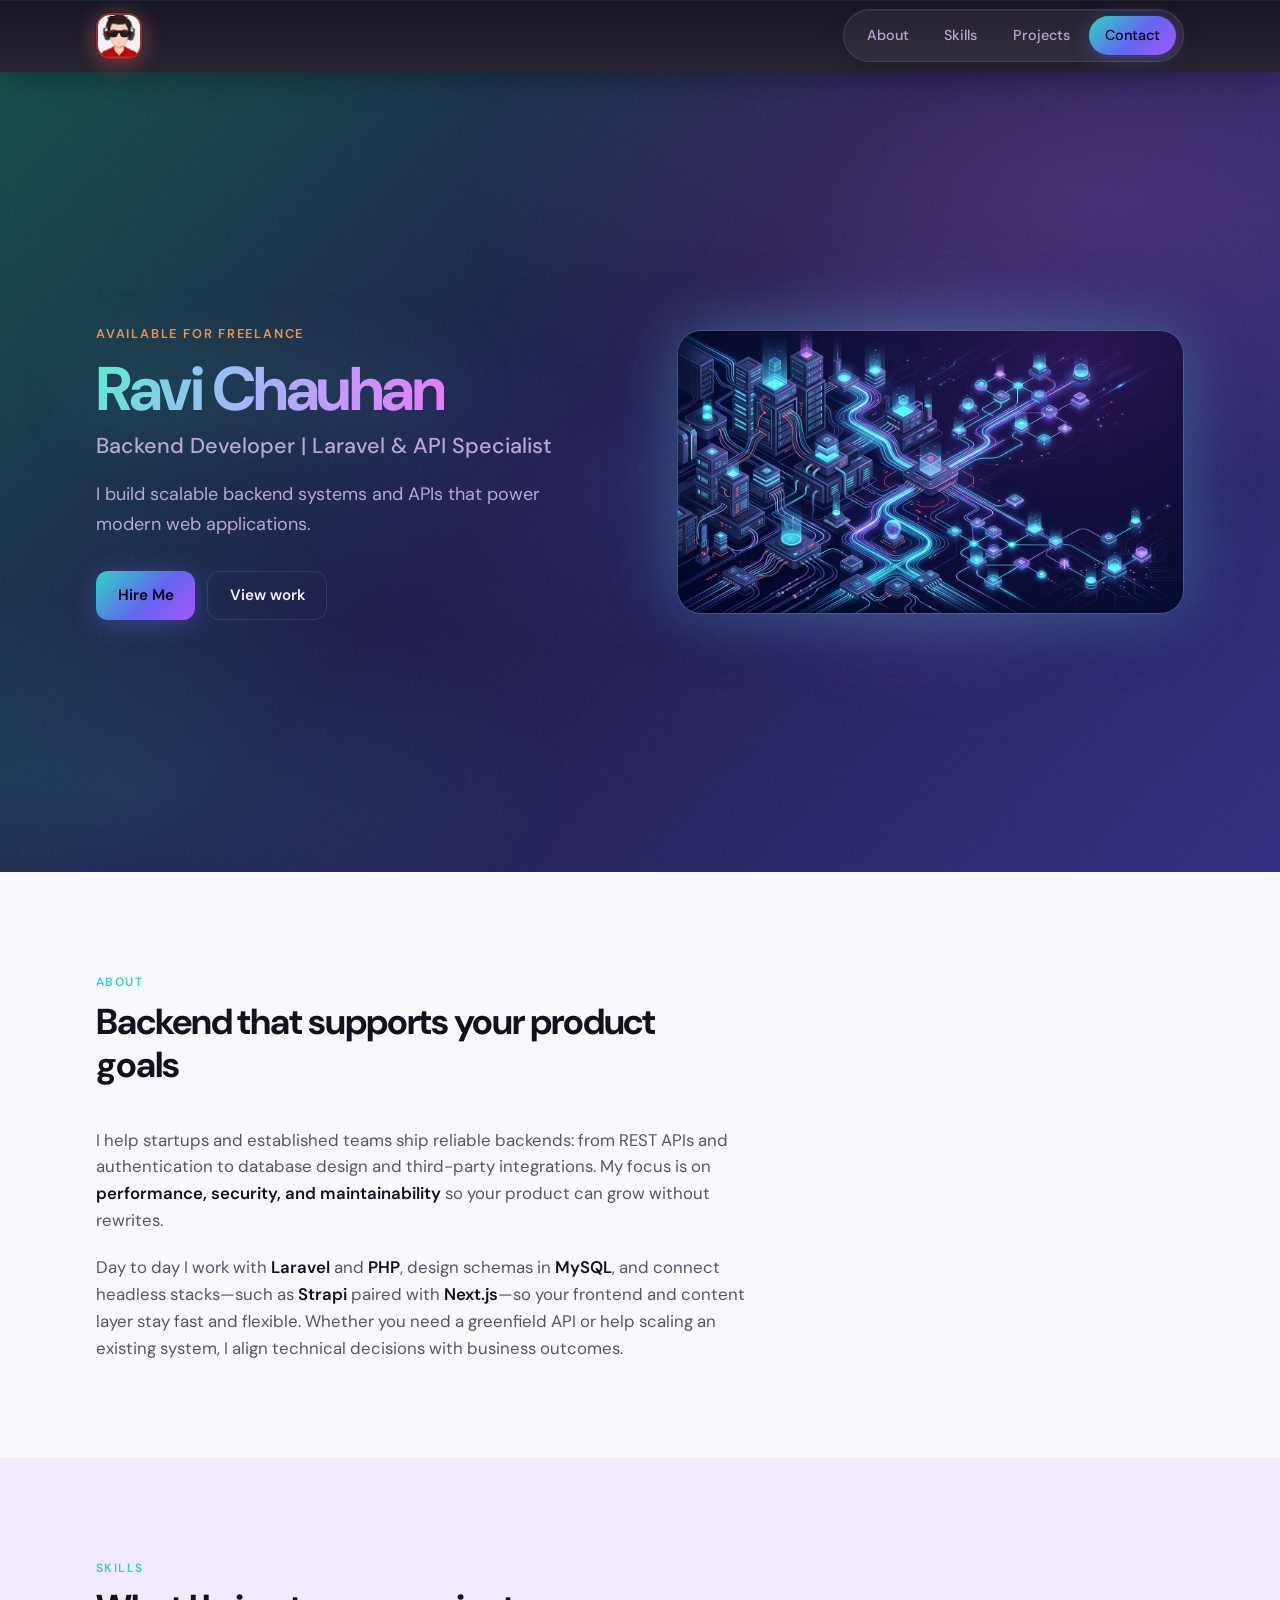
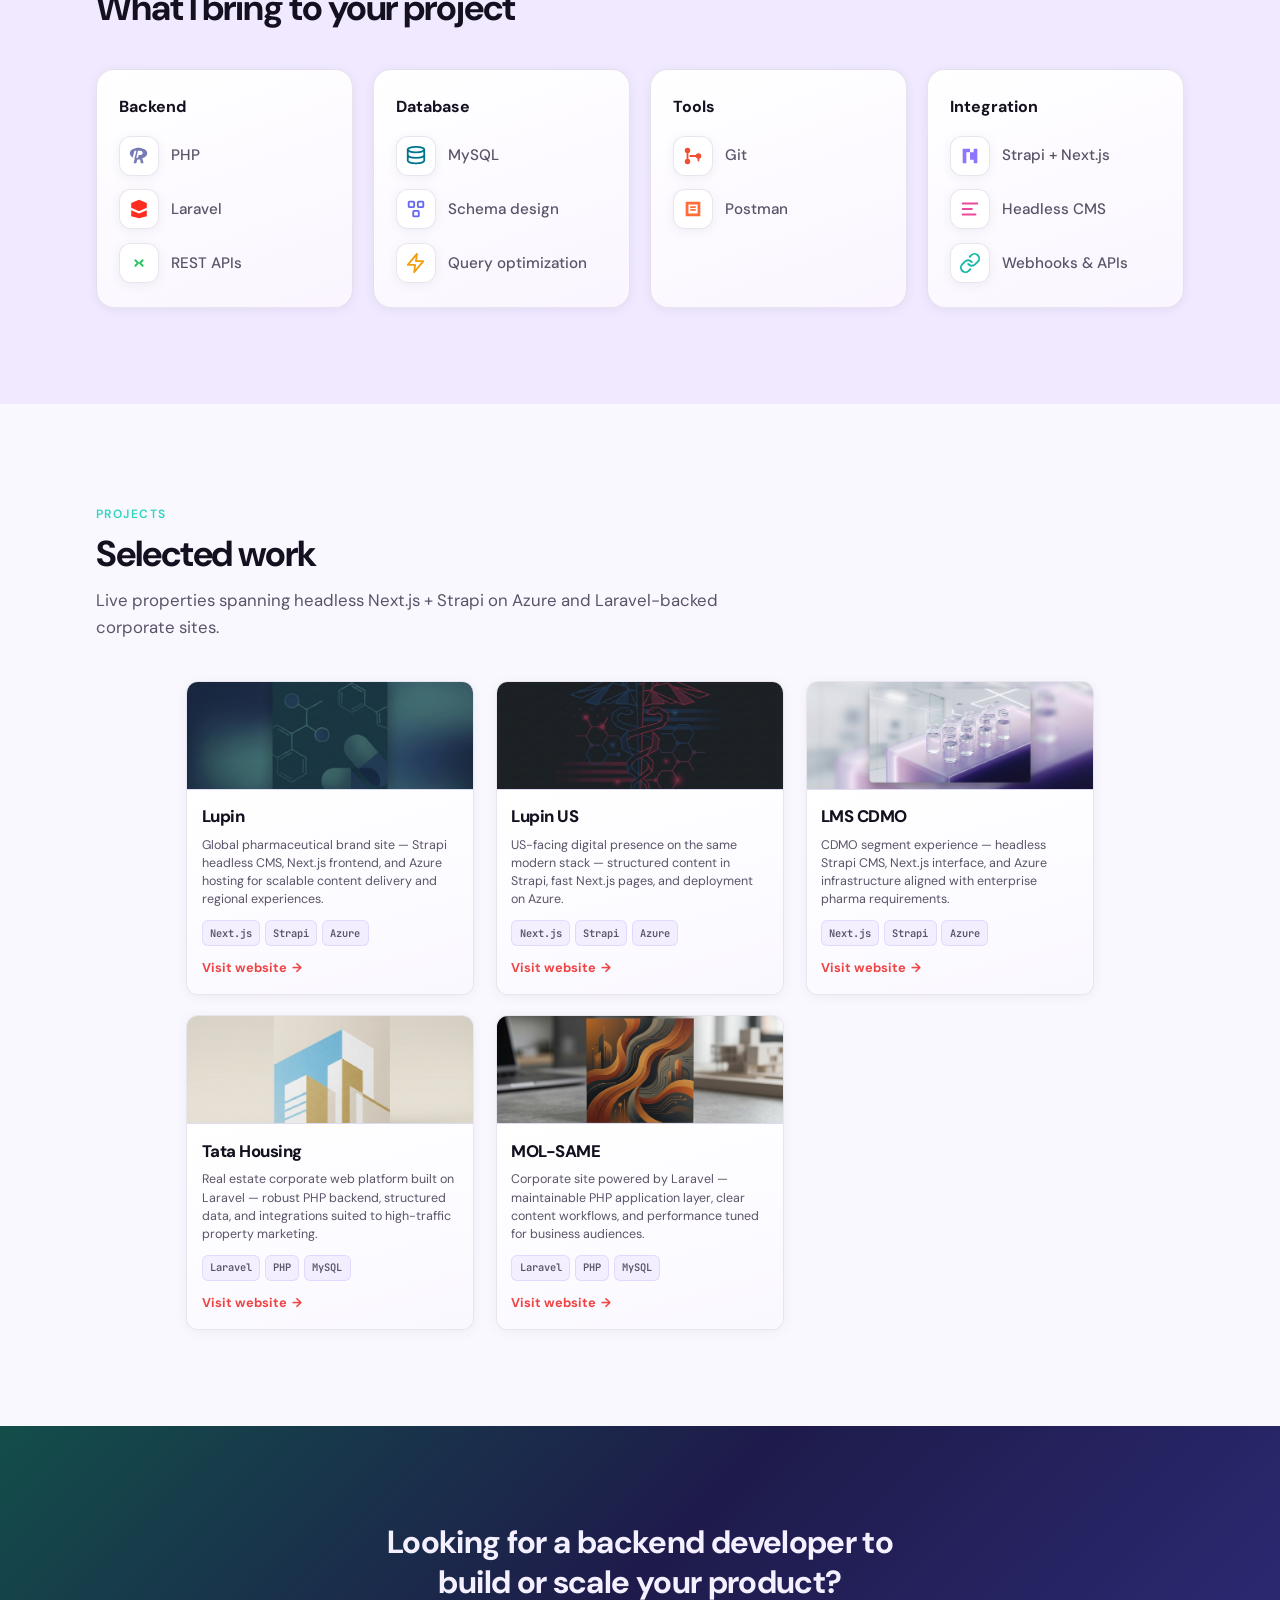
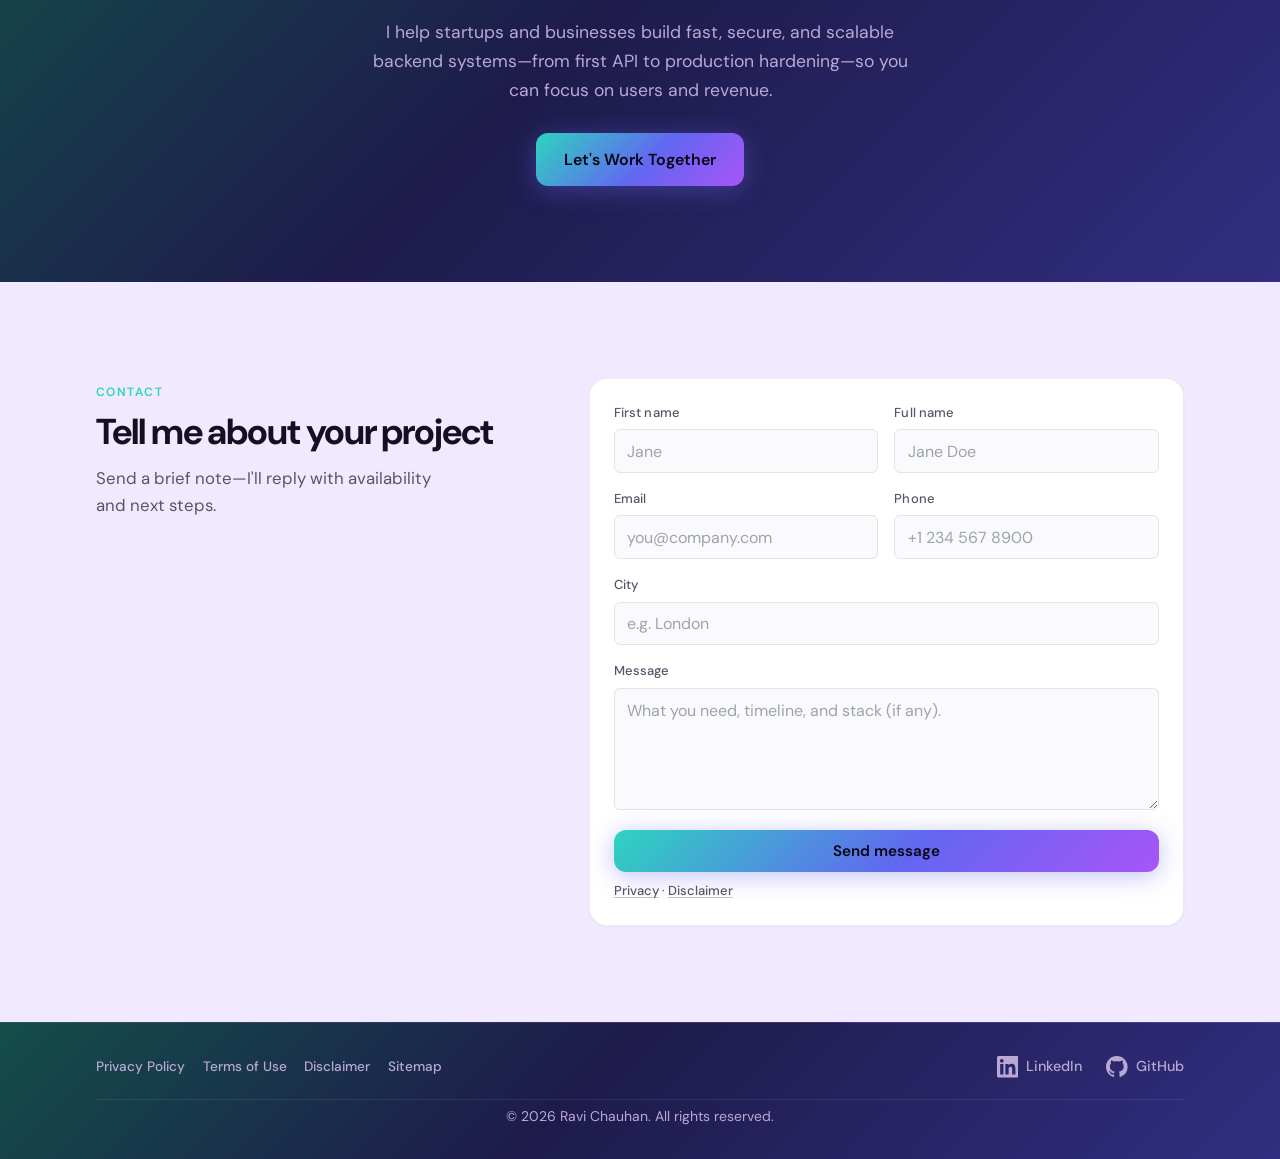
<file: index.html>
<!DOCTYPE html>
<html lang="en">
  <head>
    <meta charset="UTF-8" />
    <meta name="viewport" content="width=device-width, initial-scale=1.0" />
    <meta
      name="description"
      content="Ravi Chauhan — Backend Developer specializing in Laravel, APIs, and scalable systems. Available for freelance work."
    />
    <title>Ravi Chauhan | Backend Developer & Laravel Specialist</title>
    <link rel="icon" href="assets/favicon.svg" type="image/svg+xml" />
    <link rel="apple-touch-icon" href="assets/favicon.svg" />
    <!-- Distinctive typography; not a CSS framework -->
    <link rel="preconnect" href="https://fonts.googleapis.com" />
    <link rel="preconnect" href="https://fonts.gstatic.com" crossorigin />
    <link
      href="https://fonts.googleapis.com/css2?family=DM+Sans:ital,opsz,wght@0,9..40,400;0,9..40,500;0,9..40,600;0,9..40,700;1,9..40,400&family=JetBrains+Mono:wght@400;500&display=swap"
      rel="stylesheet"
    />
    <link rel="stylesheet" href="css/style.css" />
  </head>
  <body>
    <!-- Skip link for keyboard users -->
    <a class="skip-link" href="#main">Skip to main content</a>

    <!-- Sticky navigation: logo home + pill links -->
    <header class="site-header" id="top">
      <nav class="nav" aria-label="Primary">
        <a href="#top" class="nav__brand" aria-label="Ravi Chauhan — Home">
          <img
            class="nav__logo"
            src="assets/images/logo-avatar.png"
            width="48"
            height="48"
            alt=""
            decoding="async"
          />
        </a>
        <button
          type="button"
          class="nav__toggle"
          aria-expanded="false"
          aria-controls="nav-menu"
          aria-label="Open menu"
        >
          <span class="nav__toggle-bar" aria-hidden="true"></span>
          <span class="nav__toggle-bar" aria-hidden="true"></span>
          <span class="nav__toggle-bar" aria-hidden="true"></span>
        </button>
        <ul class="nav__menu" id="nav-menu">
          <li><a href="#about" class="nav__link">About</a></li>
          <li><a href="#skills" class="nav__link">Skills</a></li>
          <li><a href="#projects" class="nav__link">Projects</a></li>
          <li><a href="#contact" class="nav__link nav__link--cta">Contact</a></li>
        </ul>
      </nav>
    </header>

    <main id="main">
      <!-- Hero: split layout with AI-generated visual -->
      <section class="hero section section--dark" aria-labelledby="hero-heading">
        <div class="hero__noise" aria-hidden="true"></div>
        <div class="hero__gradient" aria-hidden="true"></div>
        <div class="container hero__grid">
          <div class="hero__copy">
            <p class="hero__eyebrow reveal">Available for freelance</p>
            <h1 id="hero-heading" class="hero__title reveal reveal--delay-1">
              <span class="hero__title-line">Ravi Chauhan</span>
            </h1>
            <p class="hero__subtitle reveal reveal--delay-2">
              Backend Developer | Laravel &amp; API Specialist
            </p>
            <p class="hero__tagline reveal reveal--delay-3">
              I build scalable backend systems and APIs that power modern web applications.
            </p>
            <div class="hero__actions reveal reveal--delay-4">
              <a href="#contact" class="btn btn--primary">Hire Me</a>
              <a href="#projects" class="btn btn--ghost">View work</a>
            </div>
          </div>
          <div class="hero__visual-wrap reveal reveal--delay-2">
            <figure class="hero__visual">
              <img
                src="assets/images/hero-visual.png"
                width="800"
                height="500"
                alt="Abstract illustration of servers, API nodes, and flowing data streams in teal and violet tones."
                loading="eager"
                decoding="async"
              />
              <figcaption class="visually-hidden">
                Decorative artwork representing backend infrastructure and APIs.
              </figcaption>
            </figure>
            <div class="hero__visual-glow" aria-hidden="true"></div>
          </div>
        </div>
      </section>

      <!-- About: business-focused narrative -->
      <section class="about section section--light" id="about" aria-labelledby="about-heading">
        <div class="container">
          <header class="section__header reveal">
            <span class="section__label">About</span>
            <h2 id="about-heading" class="section__title">Backend that supports your product goals</h2>
          </header>
          <div class="about__content reveal">
            <p>
              I help startups and established teams ship reliable backends: from REST APIs and
              authentication to database design and third-party integrations. My focus is on
              <strong>performance, security, and maintainability</strong> so your product can grow
              without rewrites.
            </p>
            <p>
              Day to day I work with <strong>Laravel</strong> and <strong>PHP</strong>, design
              schemas in <strong>MySQL</strong>, and connect headless stacks—such as
              <strong>Strapi</strong> paired with <strong>Next.js</strong>—so your frontend and
              content layer stay fast and flexible. Whether you need a greenfield API or help scaling
              an existing system, I align technical decisions with business outcomes.
            </p>
          </div>
        </div>
      </section>

      <!-- Skills: category cards with technology icons (inline SVG) -->
      <section class="skills section section--muted" id="skills" aria-labelledby="skills-heading">
        <div class="container">
          <header class="section__header reveal">
            <span class="section__label">Skills</span>
            <h2 id="skills-heading" class="section__title">What I bring to your project</h2>
          </header>
          <div class="skills__grid">
            <article class="skill-card reveal">
              <h3 class="skill-card__title">Backend</h3>
              <ul class="skill-card__list skill-card__list--icons">
                <li>
                  <span class="skill-icon skill-icon--php" aria-hidden="true">
                    <svg viewBox="0 0 24 24" width="22" height="22" focusable="false">
                      <path
                        fill="#777BB4"
                        d="M12 3C6.5 3 2 5.5 2 9c0 2.5 2.2 4.6 5.4 5.4L6 20h3l1.2-4.2c.5.1 1 .1 1.5.1h1.6L14 20h3l-1.4-5.6c3.2-.8 5.4-2.9 5.4-5.4 0-3.5-4.5-6-10-6zm-1.1 3.2h2.2c1.8 0 2.9.9 2.9 2.3 0 1.6-1.2 2.5-3.4 2.5h-.9l-.8 3H9l1.9-7.8zm-3.8 0h2.1l-1.9 7.8H5.2l.9-3.8z"
                      />
                    </svg>
                  </span>
                  <span>PHP</span>
                </li>
                <li>
                  <span class="skill-icon skill-icon--laravel" aria-hidden="true">
                    <svg viewBox="0 0 24 24" width="22" height="22" focusable="false">
                      <path
                        fill="#FF2D20"
                        d="M3.5 5.5L12 2l8.5 3.5v5.2L12 14.5 3.5 10.7V5.5zm0 7.8L12 17l8.5-3.7V20L12 22l-8.5-2V13.3z"
                      />
                    </svg>
                  </span>
                  <span>Laravel</span>
                </li>
                <li>
                  <span class="skill-icon skill-icon--api" aria-hidden="true">
                    <svg viewBox="0 0 24 24" width="22" height="22" fill="none" stroke="#22c55e" stroke-width="2" focusable="false">
                      <path stroke-linecap="round" stroke-linejoin="round" d="M8 9l3 3-3 3M16 15l-3-3 3-3" />
                    </svg>
                  </span>
                  <span>REST APIs</span>
                </li>
              </ul>
            </article>
            <article class="skill-card reveal">
              <h3 class="skill-card__title">Database</h3>
              <ul class="skill-card__list skill-card__list--icons">
                <li>
                  <span class="skill-icon skill-icon--mysql" aria-hidden="true">
                    <svg viewBox="0 0 24 24" width="22" height="22" fill="none" stroke="#00758F" stroke-width="2" focusable="false">
                      <ellipse cx="12" cy="5" rx="9" ry="3" />
                      <path d="M3 5v6c0 1.7 4 3 9 3s9-1.3 9-3V5M3 11v6c0 1.7 4 3 9 3s9-1.3 9-3v-6" />
                    </svg>
                  </span>
                  <span>MySQL</span>
                </li>
                <li>
                  <span class="skill-icon skill-icon--schema" aria-hidden="true">
                    <svg viewBox="0 0 24 24" width="22" height="22" fill="none" stroke="#6366f1" stroke-width="2" focusable="false">
                      <rect x="4" y="4" width="6" height="6" rx="1" />
                      <rect x="14" y="4" width="6" height="6" rx="1" />
                      <rect x="9" y="14" width="6" height="6" rx="1" />
                    </svg>
                  </span>
                  <span>Schema design</span>
                </li>
                <li>
                  <span class="skill-icon skill-icon--speed" aria-hidden="true">
                    <svg viewBox="0 0 24 24" width="22" height="22" fill="none" stroke="#f59e0b" stroke-width="2" focusable="false">
                      <path d="M13 2L3 14h8l-1 8 10-12h-8l1-8z" stroke-linecap="round" stroke-linejoin="round" />
                    </svg>
                  </span>
                  <span>Query optimization</span>
                </li>
              </ul>
            </article>
            <article class="skill-card reveal">
              <h3 class="skill-card__title">Tools</h3>
              <ul class="skill-card__list skill-card__list--icons">
                <li>
                  <span class="skill-icon skill-icon--git" aria-hidden="true">
                    <svg viewBox="0 0 24 24" width="22" height="22" fill="none" focusable="false">
                      <circle cx="6" cy="6" r="3" fill="#F05032" />
                      <circle cx="6" cy="18" r="3" fill="#F05032" />
                      <circle cx="18" cy="12" r="3" fill="#F05032" />
                      <path
                        d="M6 9v6M9 12h7a2 2 0 012 2v3"
                        stroke="#F05032"
                        stroke-width="2"
                        stroke-linecap="round"
                      />
                    </svg>
                  </span>
                  <span>Git</span>
                </li>
                <li>
                  <span class="skill-icon skill-icon--postman" aria-hidden="true">
                    <svg viewBox="0 0 24 24" width="22" height="22" focusable="false">
                      <path fill="#FF6C37" d="M4 4h16v16H4V4zm3 3v10h10V7H7zm2 2h6v2H9V9zm0 3h6v2H9v-2z" />
                    </svg>
                  </span>
                  <span>Postman</span>
                </li>
              </ul>
            </article>
            <article class="skill-card reveal">
              <h3 class="skill-card__title">Integration</h3>
              <ul class="skill-card__list skill-card__list--icons">
                <li>
                  <span class="skill-icon skill-icon--strapi" aria-hidden="true">
                    <svg viewBox="0 0 24 24" width="22" height="22" focusable="false">
                      <path fill="#8E75FF" d="M4 4h8v4H8v12H4V4zm12 0h4v8h-8V8h4V4zm-4 8h8v8h-4v-4h-4v-4z" />
                    </svg>
                  </span>
                  <span>Strapi + Next.js</span>
                </li>
                <li>
                  <span class="skill-icon skill-icon--cms" aria-hidden="true">
                    <svg viewBox="0 0 24 24" width="22" height="22" fill="none" stroke="#ec4899" stroke-width="2" focusable="false">
                      <path d="M4 6h16M4 12h10M4 18h14" stroke-linecap="round" />
                    </svg>
                  </span>
                  <span>Headless CMS</span>
                </li>
                <li>
                  <span class="skill-icon skill-icon--hook" aria-hidden="true">
                    <svg viewBox="0 0 24 24" width="22" height="22" fill="none" stroke="#14b8a6" stroke-width="2" focusable="false">
                      <path d="M10 13a5 5 0 007.54.54l3-3a5 5 0 00-7.07-7.07l-1.72 1.71" stroke-linecap="round" />
                      <path d="M14 11a5 5 0 00-7.54-.54l-3 3a5 5 0 007.07 7.07l1.71-1.71" stroke-linecap="round" />
                    </svg>
                  </span>
                  <span>Webhooks &amp; APIs</span>
                </li>
              </ul>
            </article>
          </div>
        </div>
      </section>

      <!-- Projects: proof of capability -->
      <section class="projects section section--light" id="projects" aria-labelledby="projects-heading">
        <div class="container">
          <header class="section__header reveal">
            <span class="section__label">Projects</span>
            <h2 id="projects-heading" class="section__title">Selected work</h2>
            <p class="section__lead reveal">
              Live properties spanning headless Next.js + Strapi on Azure and Laravel-backed corporate
              sites.
            </p>
          </header>
          <div class="projects__grid">
            <!-- AI artwork thumbnails in assets/projects/ (not live screenshots) -->
            <article class="site-card reveal">
              <div class="site-card__preview">
                <img
                  class="site-card__shot"
                  src="assets/projects/project-lupin.png"
                  width="400"
                  height="300"
                  alt="Stylized artwork for Lupin pharmaceutical web project."
                  loading="lazy"
                  decoding="async"
                />
              </div>
              
              <div class="site-card__body">
                <h3 class="site-card__name">Lupin</h3>
                <p class="site-card__desc">
                  Global pharmaceutical brand site — Strapi headless CMS, Next.js frontend, and Azure
                  hosting for scalable content delivery and regional experiences.
                </p>
                <ul class="site-card__tags">
                  <li class="site-card__tag site-card__tag--nextjs">Next.js</li>
                  <li class="site-card__tag site-card__tag--strapi">Strapi</li>
                  <li class="site-card__tag site-card__tag--azure">Azure</li>
                </ul>
                <a href="https://www.lupin.com/" class="site-card__visit" target="_blank" rel="noopener noreferrer">
                  Visit website
                  <span class="site-card__visit-arrow" aria-hidden="true">→</span>
                </a>
              </div>
            </article>
            <article class="site-card reveal">
              <div class="site-card__preview">
                <img
                  class="site-card__shot"
                  src="assets/projects/project-lupin-us.png"
                  width="400"
                  height="300"
                  alt="Stylized artwork for Lupin US web project."
                  loading="lazy"
                  decoding="async"
                />
              </div>
              
              <div class="site-card__body">
                <h3 class="site-card__name">Lupin US</h3>
                <p class="site-card__desc">
                  US-facing digital presence on the same modern stack — structured content in Strapi,
                  fast Next.js pages, and deployment on Azure.
                </p>
                <ul class="site-card__tags">
                  <li class="site-card__tag site-card__tag--nextjs">Next.js</li>
                  <li class="site-card__tag site-card__tag--strapi">Strapi</li>
                  <li class="site-card__tag site-card__tag--azure">Azure</li>
                </ul>
                <a href="https://www.lupin.com/US" class="site-card__visit" target="_blank" rel="noopener noreferrer">
                  Visit website
                  <span class="site-card__visit-arrow" aria-hidden="true">→</span>
                </a>
              </div>
            </article>
            <article class="site-card reveal">
              <div class="site-card__preview">
                <img
                  class="site-card__shot"
                  src="assets/projects/project-lmscdmo.png"
                  width="400"
                  height="300"
                  alt="Stylized artwork for LMS CDMO web project."
                  loading="lazy"
                  decoding="async"
                />
              </div>
              
              <div class="site-card__body">
                <h3 class="site-card__name">LMS CDMO</h3>
                <p class="site-card__desc">
                  CDMO segment experience — headless Strapi CMS, Next.js interface, and Azure
                  infrastructure aligned with enterprise pharma requirements.
                </p>
                <ul class="site-card__tags">
                  <li class="site-card__tag site-card__tag--nextjs">Next.js</li>
                  <li class="site-card__tag site-card__tag--strapi">Strapi</li>
                  <li class="site-card__tag site-card__tag--azure">Azure</li>
                </ul>
                <a href="https://www.lmscdmo.com/" class="site-card__visit" target="_blank" rel="noopener noreferrer">
                  Visit website
                  <span class="site-card__visit-arrow" aria-hidden="true">→</span>
                </a>
              </div>
            </article>
            <article class="site-card reveal">
              <div class="site-card__preview">
                <img
                  class="site-card__shot"
                  src="assets/projects/project-tata-housing.png"
                  width="400"
                  height="300"
                  alt="Stylized artwork for Tata Housing web project."
                  loading="lazy"
                  decoding="async"
                />
              </div>
              
              <div class="site-card__body">
                <h3 class="site-card__name">Tata Housing</h3>
                <p class="site-card__desc">
                  Real estate corporate web platform built on Laravel — robust PHP backend, structured
                  data, and integrations suited to high-traffic property marketing.
                </p>
                <ul class="site-card__tags">
                  <li class="site-card__tag site-card__tag--laravel">Laravel</li>
                  <li class="site-card__tag site-card__tag--php">PHP</li>
                  <li class="site-card__tag site-card__tag--mysql">MySQL</li>
                </ul>
                <a href="https://www.tatahousing.com/" class="site-card__visit" target="_blank" rel="noopener noreferrer">
                  Visit website
                  <span class="site-card__visit-arrow" aria-hidden="true">→</span>
                </a>
              </div>
            </article>
            <article class="site-card reveal">
              <div class="site-card__preview">
                <img
                  class="site-card__shot"
                  src="assets/projects/project-mol-same.png"
                  width="400"
                  height="300"
                  alt="Stylized artwork for MOL-SAME web project."
                  loading="lazy"
                  decoding="async"
                />
              </div>
              
              <div class="site-card__body">
                <h3 class="site-card__name">MOL-SAME</h3>
                <p class="site-card__desc">
                  Corporate site powered by Laravel — maintainable PHP application layer, clear content
                  workflows, and performance tuned for business audiences.
                </p>
                <ul class="site-card__tags">
                  <li class="site-card__tag site-card__tag--laravel">Laravel</li>
                  <li class="site-card__tag site-card__tag--php">PHP</li>
                  <li class="site-card__tag site-card__tag--mysql">MySQL</li>
                </ul>
                <a href="https://www.mol-same.com/" class="site-card__visit" target="_blank" rel="noopener noreferrer">
                  Visit website
                  <span class="site-card__visit-arrow" aria-hidden="true">→</span>
                </a>
              </div>
            </article>
          </div>
        </div>
      </section>

      <!-- Freelance CTA: conversion-focused -->
      <section class="cta-band section section--dark" id="work-together" aria-labelledby="cta-heading">
        <div class="container cta-band__inner reveal">
          <h2 id="cta-heading" class="cta-band__title">
            Looking for a backend developer to build or scale your product?
          </h2>
          <p class="cta-band__text">
            I help startups and businesses build fast, secure, and scalable backend systems—from
            first API to production hardening—so you can focus on users and revenue.
          </p>
          <a href="#contact" class="btn btn--primary btn--lg">Let&apos;s Work Together</a>
        </div>
      </section>

      <!-- Contact: single unified panel so fields read as one form -->
      <section class="contact section section--light" id="contact" aria-labelledby="contact-heading">
        <div class="container contact__inner">
          <header class="contact__intro reveal">
            <span class="section__label">Contact</span>
            <h2 id="contact-heading" class="section__title">Tell me about your project</h2>
            <p class="section__lead contact__intro-text">
              Send a brief note—I&apos;ll reply with availability and next steps.
            </p>
          </header>

          <div class="contact-panel reveal">
            <form class="contact-form" id="contact-form" novalidate>
              <div class="contact-form__fields">
                <div class="form__row form__row--2">
                  <div class="form__group">
                    <label for="name">First name</label>
                    <input
                      type="text"
                      id="name"
                      name="name"
                      autocomplete="given-name"
                      required
                      minlength="2"
                      maxlength="80"
                      placeholder="Jane"
                      aria-describedby="name-error"
                    />
                    <span class="form__error" id="name-error" role="alert"></span>
                  </div>
                  <div class="form__group">
                    <label for="fullName">Full name</label>
                    <input
                      type="text"
                      id="fullName"
                      name="fullName"
                      autocomplete="name"
                      required
                      minlength="3"
                      maxlength="160"
                      placeholder="Jane Doe"
                      aria-describedby="fullName-error"
                    />
                    <span class="form__error" id="fullName-error" role="alert"></span>
                  </div>
                </div>
                <div class="form__row form__row--2">
                  <div class="form__group">
                    <label for="email">Email</label>
                    <input
                      type="email"
                      id="email"
                      name="email"
                      autocomplete="email"
                      required
                      maxlength="254"
                      placeholder="you@company.com"
                      aria-describedby="email-error"
                    />
                    <span class="form__error" id="email-error" role="alert"></span>
                  </div>
                  <div class="form__group">
                    <label for="phone">Phone</label>
                    <input
                      type="tel"
                      id="phone"
                      name="phone"
                      autocomplete="tel"
                      required
                      minlength="8"
                      maxlength="24"
                      placeholder="+1 234 567 8900"
                      aria-describedby="phone-error"
                    />
                    <span class="form__error" id="phone-error" role="alert"></span>
                  </div>
                </div>
                <div class="form__group">
                  <label for="city">City</label>
                  <input
                    type="text"
                    id="city"
                    name="city"
                    autocomplete="address-level2"
                    required
                    minlength="2"
                    maxlength="120"
                    placeholder="e.g. London"
                    aria-describedby="city-error"
                  />
                  <span class="form__error" id="city-error" role="alert"></span>
                </div>
                <div class="form__group">
                  <label for="message">Message</label>
                  <textarea
                    id="message"
                    name="message"
                    required
                    minlength="20"
                    maxlength="4000"
                    rows="4"
                    placeholder="What you need, timeline, and stack (if any)."
                    aria-describedby="message-error"
                  ></textarea>
                  <span class="form__error" id="message-error" role="alert"></span>
                </div>
              </div>

              <div class="contact-form__footer">
                <button type="submit" class="btn btn--primary btn--block">Send message</button>
                <p class="contact-form__privacy">
                  <a href="privacy-policy.html">Privacy</a>
                  ·
                  <a href="disclaimer.html">Disclaimer</a>
                </p>
              </div>
            </form>

            <div
              class="form-success form-success--panel"
              id="form-success"
              hidden
              tabindex="-1"
              role="status"
              aria-live="polite"
            >
              <p class="form-success__title">Message received</p>
              <p>
                Thanks for reaching out. In a real setup, this would email you or post to a CRM.
                For now, your details were validated successfully—feel free to wire this form to
                your endpoint or form service.
              </p>
              <button type="button" class="btn btn--ghost" id="form-reset">Send another</button>
            </div>
          </div>
        </div>
      </section>
    </main>

    <footer class="footer section--dark">
      <div class="container footer__inner">
        <div class="footer__mid">
          <nav class="footer__legal" aria-label="Legal and site">
            <a href="privacy-policy.html" class="footer__legal-link">Privacy Policy</a>
            <a href="terms.html" class="footer__legal-link">Terms of Use</a>
            <a href="disclaimer.html" class="footer__legal-link">Disclaimer</a>
            <a href="sitemap.html" class="footer__legal-link">Sitemap</a>
          </nav>
          <div class="footer__social">
            <a
              href="https://www.linkedin.com/"
              class="footer__link footer__link--social"
              target="_blank"
              rel="noopener noreferrer"
            >
              <span class="footer__social-icon" aria-hidden="true">
                <svg viewBox="0 0 24 24" focusable="false">
                  <path
                    d="M20.447 20.452h-3.554v-5.569c0-1.328-.027-3.037-1.852-3.037-1.853 0-2.136 1.445-2.136 2.939v5.667H9.351V9h3.414v1.561h.046c.477-.9 1.637-1.85 3.37-1.85 3.601 0 4.267 2.37 4.267 5.455v6.286zM5.337 7.433c-1.144 0-2.063-.926-2.063-2.065 0-1.138.92-2.063 2.063-2.063 1.14 0 2.064.925 2.064 2.063 0 1.139-.925 2.065-2.064 2.065zm1.782 13.019H3.555V9h3.564v11.452zM22.225 0H1.771C.792 0 0 .774 0 1.729v20.542C0 23.227.792 24 1.771 24h20.451C23.2 24 24 23.227 24 22.271V1.729C24 .774 23.2 0 22.222 0h.003z"
                  />
                </svg>
              </span>
              <span>LinkedIn</span>
            </a>
            <a
              href="https://github.com/"
              class="footer__link footer__link--social"
              target="_blank"
              rel="noopener noreferrer"
            >
              <span class="footer__social-icon" aria-hidden="true">
                <svg viewBox="0 0 24 24" focusable="false">
                  <path
                    d="M12 0C5.37 0 0 5.37 0 12c0 5.31 3.435 9.795 8.205 11.385.6.105.825-.255.825-.57 0-.285-.015-1.23-.015-2.235-3.015.555-3.795-.735-4.035-1.41-.135-.345-.72-1.41-1.23-1.695-.42-.225-1.02-.78-.015-.795.945-.015 1.62.87 1.845 1.23 1.08 1.815 2.805 1.305 3.495.99.105-.78.42-1.305.765-1.605-2.67-.3-5.46-1.335-5.46-5.925 0-1.305.465-2.385 1.23-3.225-.12-.3-.54-1.53.12-3.18 0 0 1.005-.315 3.3 1.215.96-.27 1.98-.405 3-.405s2.04.135 3 .405c2.295-1.53 3.3-1.23 3.3-1.23.66 1.65.24 2.88.12 3.18.765.84 1.23 1.92 1.23 3.225 0 4.605-2.805 5.625-5.475 5.925.435.375.81 1.095.81 2.22 0 1.605-.015 2.895-.015 3.3 0 .315.225.69.825.57A12.02 12.02 0 0024 12c0-6.63-5.37-12-12-12z"
                  />
                </svg>
              </span>
              <span>GitHub</span>
            </a>
          </div>
        </div>
        <p class="footer__copy">
          &copy; <span id="year"></span> Ravi Chauhan. All rights reserved.
        </p>
      </div>
    </footer>

    <script src="js/script.js"></script>
  </body>
</html>
</file>
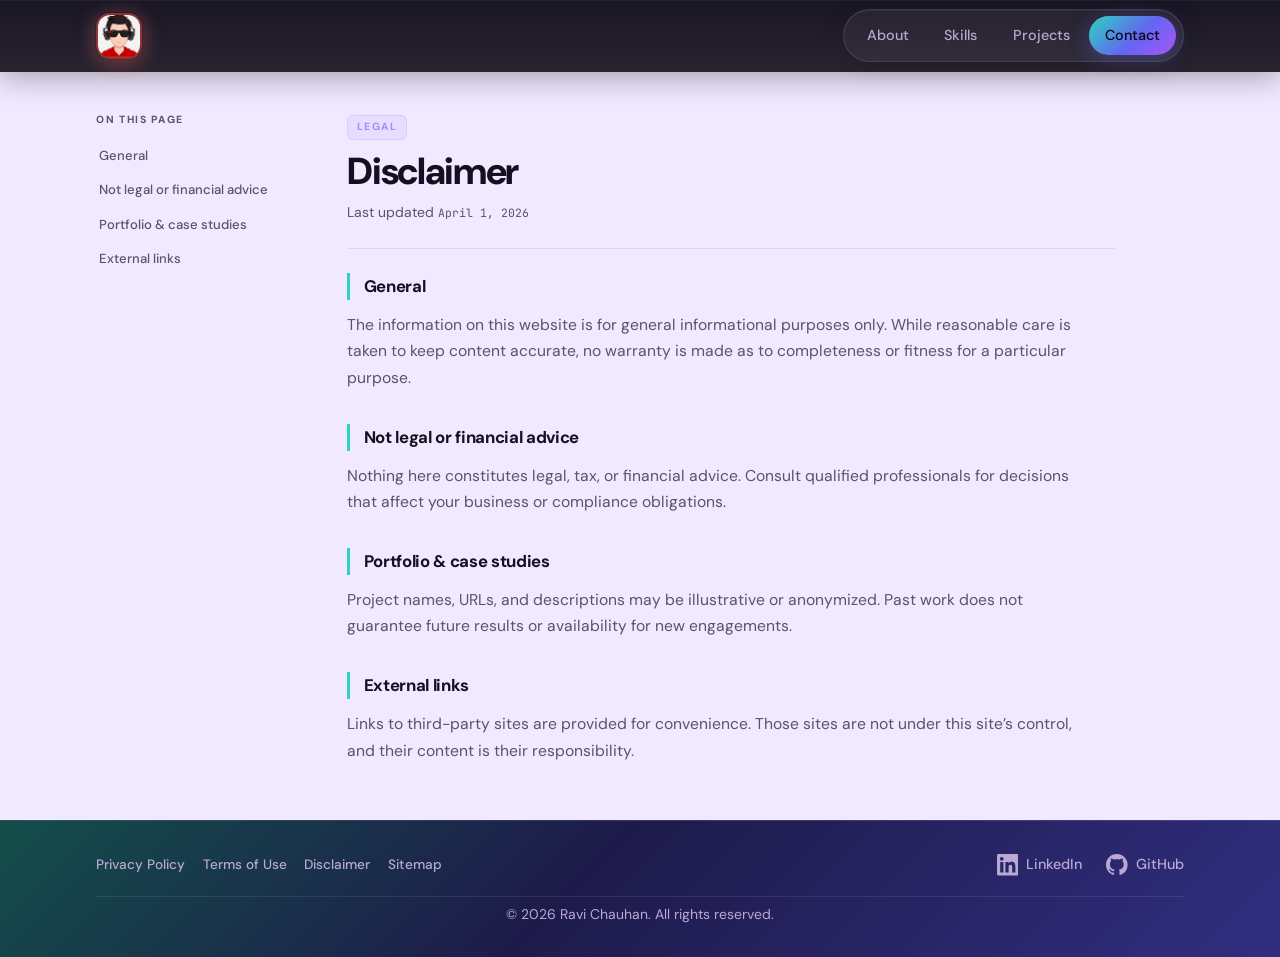
<file: disclaimer.html>
<!DOCTYPE html>
<html lang="en">
  <head>
    <meta charset="UTF-8" />
    <meta name="viewport" content="width=device-width, initial-scale=1.0" />
    <title>Disclaimer | Ravi Chauhan</title>
    <link rel="icon" href="assets/favicon.svg" type="image/svg+xml" />
    <link rel="apple-touch-icon" href="assets/favicon.svg" />
    <link rel="preconnect" href="https://fonts.googleapis.com" />
    <link rel="preconnect" href="https://fonts.gstatic.com" crossorigin />
    <link
      href="https://fonts.googleapis.com/css2?family=DM+Sans:ital,opsz,wght@0,9..40,400;0,9..40,500;0,9..40,600;0,9..40,700;1,9..40,400&family=JetBrains+Mono:wght@400;500&display=swap"
      rel="stylesheet"
    />
    <link rel="stylesheet" href="css/style.css" />
  </head>
  <body class="page-legal">
    <a class="skip-link" href="#main">Skip to main content</a>

    <header class="site-header" id="top">
      <nav class="nav" aria-label="Primary">
        <a href="index.html" class="nav__brand" aria-label="Ravi Chauhan — Home">
          <img
            class="nav__logo"
            src="assets/images/logo-avatar.png"
            width="48"
            height="48"
            alt=""
            decoding="async"
          />
        </a>
        <button
          type="button"
          class="nav__toggle"
          aria-expanded="false"
          aria-controls="nav-menu"
          aria-label="Open menu"
        >
          <span class="nav__toggle-bar" aria-hidden="true"></span>
          <span class="nav__toggle-bar" aria-hidden="true"></span>
          <span class="nav__toggle-bar" aria-hidden="true"></span>
        </button>
        <ul class="nav__menu" id="nav-menu">
          <li><a href="index.html#about" class="nav__link">About</a></li>
          <li><a href="index.html#skills" class="nav__link">Skills</a></li>
          <li><a href="index.html#projects" class="nav__link">Projects</a></li>
          <li><a href="index.html#contact" class="nav__link nav__link--cta">Contact</a></li>
        </ul>
      </nav>
    </header>

    <main id="main">
      <div class="legal-container">
        <div class="legal-page">
          <aside class="legal-sidebar" aria-label="On this page">
            <p class="legal-sidebar__title">On this page</p>
            <nav class="legal-toc">
              <a href="#general">General</a>
              <a href="#not-advice">Not legal or financial advice</a>
              <a href="#portfolio">Portfolio &amp; case studies</a>
              <a href="#external">External links</a>
            </nav>
          </aside>

          <article class="legal-article" id="legal-content">
            <header class="legal-article__head">
              <span class="legal-badge">Legal</span>
              <h1>Disclaimer</h1>
              <p class="legal-meta">Last updated <time datetime="2026-04-01">April 1, 2026</time></p>
            </header>

            <section class="legal-section" id="general">
              <h2>General</h2>
              <p>
                The information on this website is for general informational purposes only. While
                reasonable care is taken to keep content accurate, no warranty is made as to completeness
                or fitness for a particular purpose.
              </p>
            </section>

            <section class="legal-section" id="not-advice">
              <h2>Not legal or financial advice</h2>
              <p>
                Nothing here constitutes legal, tax, or financial advice. Consult qualified professionals
                for decisions that affect your business or compliance obligations.
              </p>
            </section>

            <section class="legal-section" id="portfolio">
              <h2>Portfolio &amp; case studies</h2>
              <p>
                Project names, URLs, and descriptions may be illustrative or anonymized. Past work does
                not guarantee future results or availability for new engagements.
              </p>
            </section>

            <section class="legal-section" id="external">
              <h2>External links</h2>
              <p>
                Links to third-party sites are provided for convenience. Those sites are not under this
                site’s control, and their content is their responsibility.
              </p>
            </section>
          </article>
        </div>
      </div>
    </main>

    <footer class="footer section--dark">
      <div class="container footer__inner">
        <div class="footer__mid">
          <nav class="footer__legal" aria-label="Legal and site">
            <a href="privacy-policy.html" class="footer__legal-link">Privacy Policy</a>
            <a href="terms.html" class="footer__legal-link">Terms of Use</a>
            <a href="disclaimer.html" class="footer__legal-link">Disclaimer</a>
            <a href="sitemap.html" class="footer__legal-link">Sitemap</a>
          </nav>
          <div class="footer__social">
            <a
              href="https://www.linkedin.com/"
              class="footer__link footer__link--social"
              target="_blank"
              rel="noopener noreferrer"
            >
              <span class="footer__social-icon" aria-hidden="true">
                <svg viewBox="0 0 24 24" focusable="false">
                  <path
                    d="M20.447 20.452h-3.554v-5.569c0-1.328-.027-3.037-1.852-3.037-1.853 0-2.136 1.445-2.136 2.939v5.667H9.351V9h3.414v1.561h.046c.477-.9 1.637-1.85 3.37-1.85 3.601 0 4.267 2.37 4.267 5.455v6.286zM5.337 7.433c-1.144 0-2.063-.926-2.063-2.065 0-1.138.92-2.063 2.063-2.063 1.14 0 2.064.925 2.064 2.063 0 1.139-.925 2.065-2.064 2.065zm1.782 13.019H3.555V9h3.564v11.452zM22.225 0H1.771C.792 0 0 .774 0 1.729v20.542C0 23.227.792 24 1.771 24h20.451C23.2 24 24 23.227 24 22.271V1.729C24 .774 23.2 0 22.222 0h.003z"
                  />
                </svg>
              </span>
              <span>LinkedIn</span>
            </a>
            <a
              href="https://github.com/"
              class="footer__link footer__link--social"
              target="_blank"
              rel="noopener noreferrer"
            >
              <span class="footer__social-icon" aria-hidden="true">
                <svg viewBox="0 0 24 24" focusable="false">
                  <path
                    d="M12 0C5.37 0 0 5.37 0 12c0 5.31 3.435 9.795 8.205 11.385.6.105.825-.255.825-.57 0-.285-.015-1.23-.015-2.235-3.015.555-3.795-.735-4.035-1.41-.135-.345-.72-1.41-1.23-1.695-.42-.225-1.02-.78-.015-.795.945-.015 1.62.87 1.845 1.23 1.08 1.815 2.805 1.305 3.495.99.105-.78.42-1.305.765-1.605-2.67-.3-5.46-1.335-5.46-5.925 0-1.305.465-2.385 1.23-3.225-.12-.3-.54-1.53.12-3.18 0 0 1.005-.315 3.3 1.215.96-.27 1.98-.405 3-.405s2.04.135 3 .405c2.295-1.53 3.3-1.23 3.3-1.23.66 1.65.24 2.88.12 3.18.765.84 1.23 1.92 1.23 3.225 0 4.605-2.805 5.625-5.475 5.925.435.375.81 1.095.81 2.22 0 1.605-.015 2.895-.015 3.3 0 .315.225.69.825.57A12.02 12.02 0 0024 12c0-6.63-5.37-12-12-12z"
                  />
                </svg>
              </span>
              <span>GitHub</span>
            </a>
          </div>
        </div>
        <p class="footer__copy">
          &copy; <span id="year"></span> Ravi Chauhan. All rights reserved.
        </p>
      </div>
    </footer>

    <script src="js/script.js"></script>
  </body>
</html>
</file>
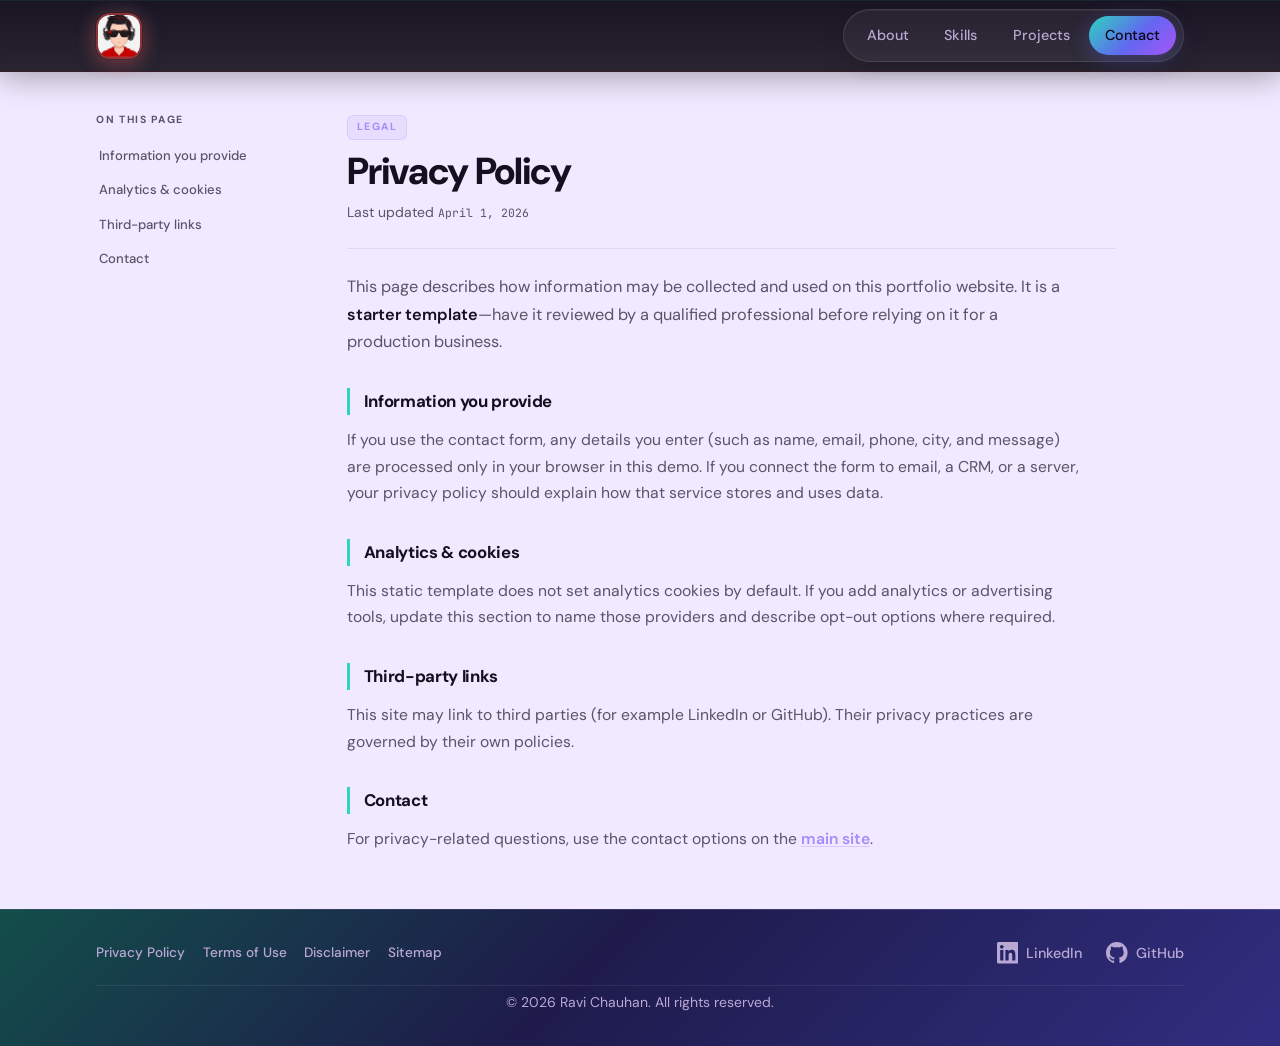
<file: privacy-policy.html>
<!DOCTYPE html>
<html lang="en">
  <head>
    <meta charset="UTF-8" />
    <meta name="viewport" content="width=device-width, initial-scale=1.0" />
    <title>Privacy Policy | Ravi Chauhan</title>
    <link rel="icon" href="assets/favicon.svg" type="image/svg+xml" />
    <link rel="apple-touch-icon" href="assets/favicon.svg" />
    <link rel="preconnect" href="https://fonts.googleapis.com" />
    <link rel="preconnect" href="https://fonts.gstatic.com" crossorigin />
    <link
      href="https://fonts.googleapis.com/css2?family=DM+Sans:ital,opsz,wght@0,9..40,400;0,9..40,500;0,9..40,600;0,9..40,700;1,9..40,400&family=JetBrains+Mono:wght@400;500&display=swap"
      rel="stylesheet"
    />
    <link rel="stylesheet" href="css/style.css" />
  </head>
  <body class="page-legal">
    <a class="skip-link" href="#main">Skip to main content</a>

    <header class="site-header" id="top">
      <nav class="nav" aria-label="Primary">
        <a href="index.html" class="nav__brand" aria-label="Ravi Chauhan — Home">
          <img
            class="nav__logo"
            src="assets/images/logo-avatar.png"
            width="48"
            height="48"
            alt=""
            decoding="async"
          />
        </a>
        <button
          type="button"
          class="nav__toggle"
          aria-expanded="false"
          aria-controls="nav-menu"
          aria-label="Open menu"
        >
          <span class="nav__toggle-bar" aria-hidden="true"></span>
          <span class="nav__toggle-bar" aria-hidden="true"></span>
          <span class="nav__toggle-bar" aria-hidden="true"></span>
        </button>
        <ul class="nav__menu" id="nav-menu">
          <li><a href="index.html#about" class="nav__link">About</a></li>
          <li><a href="index.html#skills" class="nav__link">Skills</a></li>
          <li><a href="index.html#projects" class="nav__link">Projects</a></li>
          <li><a href="index.html#contact" class="nav__link nav__link--cta">Contact</a></li>
        </ul>
      </nav>
    </header>

    <main id="main">
      <div class="legal-container">
        <div class="legal-page">
          <aside class="legal-sidebar" aria-label="On this page">
            <p class="legal-sidebar__title">On this page</p>
            <nav class="legal-toc">
              <a href="#information-you-provide">Information you provide</a>
              <a href="#analytics">Analytics &amp; cookies</a>
              <a href="#third-parties">Third-party links</a>
              <a href="#privacy-contact">Contact</a>
            </nav>
          </aside>

          <article class="legal-article" id="legal-content">
            <header class="legal-article__head">
              <span class="legal-badge">Legal</span>
              <h1>Privacy Policy</h1>
              <p class="legal-meta">Last updated <time datetime="2026-04-01">April 1, 2026</time></p>
            </header>

            <p class="legal-lead">
              This page describes how information may be collected and used on this portfolio website.
              It is a <strong>starter template</strong>—have it reviewed by a qualified professional before
              relying on it for a production business.
            </p>

            <section class="legal-section" id="information-you-provide">
              <h2>Information you provide</h2>
              <p>
                If you use the contact form, any details you enter (such as name, email, phone, city,
                and message) are processed only in your browser in this demo. If you connect the form
                to email, a CRM, or a server, your privacy policy should explain how that service stores
                and uses data.
              </p>
            </section>

            <section class="legal-section" id="analytics">
              <h2>Analytics &amp; cookies</h2>
              <p>
                This static template does not set analytics cookies by default. If you add analytics or
                advertising tools, update this section to name those providers and describe opt-out
                options where required.
              </p>
            </section>

            <section class="legal-section" id="third-parties">
              <h2>Third-party links</h2>
              <p>
                This site may link to third parties (for example LinkedIn or GitHub). Their privacy
                practices are governed by their own policies.
              </p>
            </section>

            <section class="legal-section" id="privacy-contact">
              <h2>Contact</h2>
              <p>
                For privacy-related questions, use the contact options on the
                <a href="index.html#contact">main site</a>.
              </p>
            </section>
          </article>
        </div>
      </div>
    </main>

    <footer class="footer section--dark">
      <div class="container footer__inner">
        <div class="footer__mid">
          <nav class="footer__legal" aria-label="Legal and site">
            <a href="privacy-policy.html" class="footer__legal-link">Privacy Policy</a>
            <a href="terms.html" class="footer__legal-link">Terms of Use</a>
            <a href="disclaimer.html" class="footer__legal-link">Disclaimer</a>
            <a href="sitemap.html" class="footer__legal-link">Sitemap</a>
          </nav>
          <div class="footer__social">
            <a
              href="https://www.linkedin.com/"
              class="footer__link footer__link--social"
              target="_blank"
              rel="noopener noreferrer"
            >
              <span class="footer__social-icon" aria-hidden="true">
                <svg viewBox="0 0 24 24" focusable="false">
                  <path
                    d="M20.447 20.452h-3.554v-5.569c0-1.328-.027-3.037-1.852-3.037-1.853 0-2.136 1.445-2.136 2.939v5.667H9.351V9h3.414v1.561h.046c.477-.9 1.637-1.85 3.37-1.85 3.601 0 4.267 2.37 4.267 5.455v6.286zM5.337 7.433c-1.144 0-2.063-.926-2.063-2.065 0-1.138.92-2.063 2.063-2.063 1.14 0 2.064.925 2.064 2.063 0 1.139-.925 2.065-2.064 2.065zm1.782 13.019H3.555V9h3.564v11.452zM22.225 0H1.771C.792 0 0 .774 0 1.729v20.542C0 23.227.792 24 1.771 24h20.451C23.2 24 24 23.227 24 22.271V1.729C24 .774 23.2 0 22.222 0h.003z"
                  />
                </svg>
              </span>
              <span>LinkedIn</span>
            </a>
            <a
              href="https://github.com/"
              class="footer__link footer__link--social"
              target="_blank"
              rel="noopener noreferrer"
            >
              <span class="footer__social-icon" aria-hidden="true">
                <svg viewBox="0 0 24 24" focusable="false">
                  <path
                    d="M12 0C5.37 0 0 5.37 0 12c0 5.31 3.435 9.795 8.205 11.385.6.105.825-.255.825-.57 0-.285-.015-1.23-.015-2.235-3.015.555-3.795-.735-4.035-1.41-.135-.345-.72-1.41-1.23-1.695-.42-.225-1.02-.78-.015-.795.945-.015 1.62.87 1.845 1.23 1.08 1.815 2.805 1.305 3.495.99.105-.78.42-1.305.765-1.605-2.67-.3-5.46-1.335-5.46-5.925 0-1.305.465-2.385 1.23-3.225-.12-.3-.54-1.53.12-3.18 0 0 1.005-.315 3.3 1.215.96-.27 1.98-.405 3-.405s2.04.135 3 .405c2.295-1.53 3.3-1.23 3.3-1.23.66 1.65.24 2.88.12 3.18.765.84 1.23 1.92 1.23 3.225 0 4.605-2.805 5.625-5.475 5.925.435.375.81 1.095.81 2.22 0 1.605-.015 2.895-.015 3.3 0 .315.225.69.825.57A12.02 12.02 0 0024 12c0-6.63-5.37-12-12-12z"
                  />
                </svg>
              </span>
              <span>GitHub</span>
            </a>
          </div>
        </div>
        <p class="footer__copy">
          &copy; <span id="year"></span> Ravi Chauhan. All rights reserved.
        </p>
      </div>
    </footer>

    <script src="js/script.js"></script>
  </body>
</html>
</file>
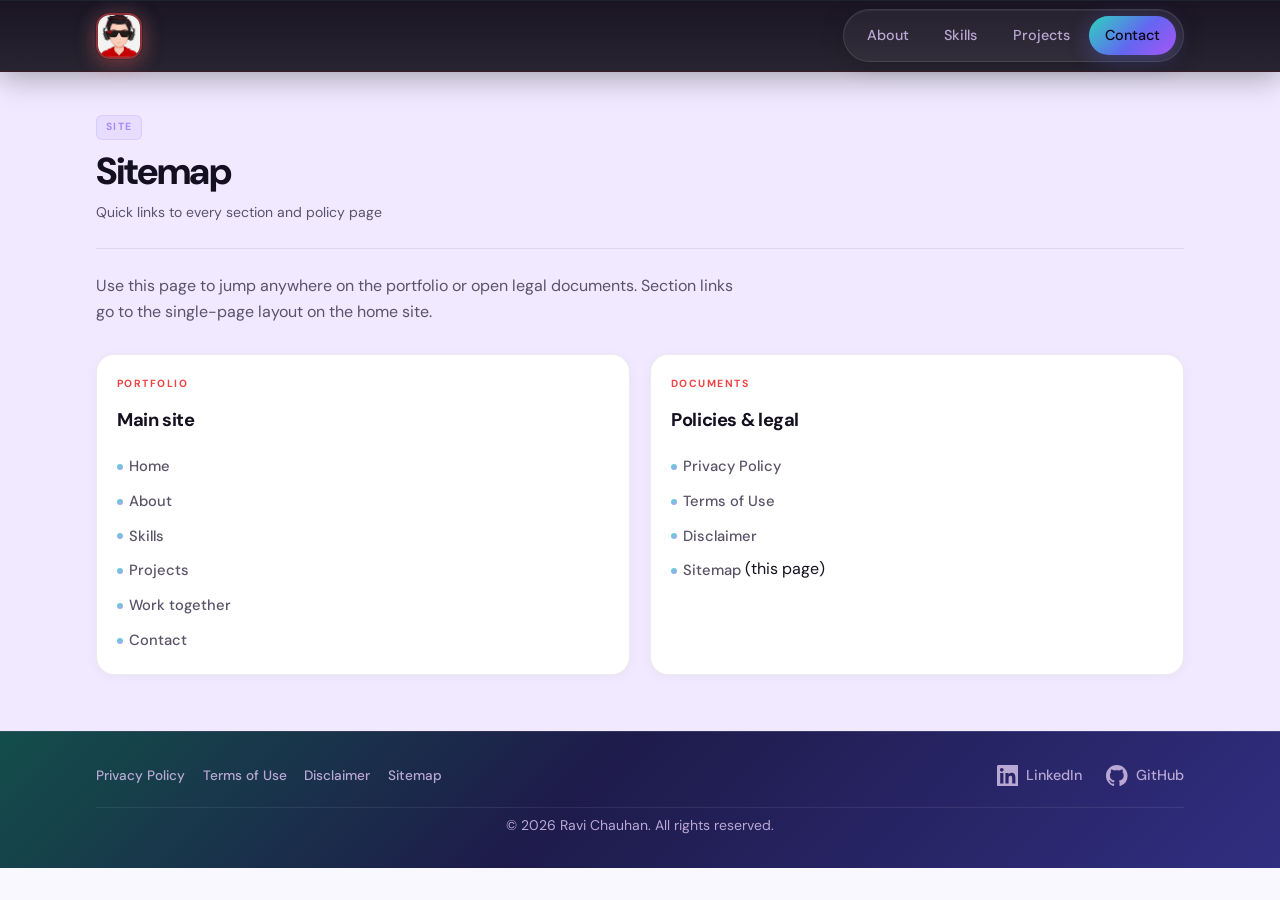
<file: sitemap.html>
<!DOCTYPE html>
<html lang="en">
  <head>
    <meta charset="UTF-8" />
    <meta name="viewport" content="width=device-width, initial-scale=1.0" />
    <title>Sitemap | Ravi Chauhan</title>
    <link rel="icon" href="assets/favicon.svg" type="image/svg+xml" />
    <link rel="apple-touch-icon" href="assets/favicon.svg" />
    <link rel="preconnect" href="https://fonts.googleapis.com" />
    <link rel="preconnect" href="https://fonts.gstatic.com" crossorigin />
    <link
      href="https://fonts.googleapis.com/css2?family=DM+Sans:ital,opsz,wght@0,9..40,400;0,9..40,500;0,9..40,600;0,9..40,700;1,9..40,400&family=JetBrains+Mono:wght@400;500&display=swap"
      rel="stylesheet"
    />
    <link rel="stylesheet" href="css/style.css" />
  </head>
  <body class="page-legal">
    <a class="skip-link" href="#main">Skip to main content</a>

    <header class="site-header" id="top">
      <nav class="nav" aria-label="Primary">
        <a href="index.html" class="nav__brand" aria-label="Ravi Chauhan — Home">
          <img
            class="nav__logo"
            src="assets/images/logo-avatar.png"
            width="48"
            height="48"
            alt=""
            decoding="async"
          />
        </a>
        <button
          type="button"
          class="nav__toggle"
          aria-expanded="false"
          aria-controls="nav-menu"
          aria-label="Open menu"
        >
          <span class="nav__toggle-bar" aria-hidden="true"></span>
          <span class="nav__toggle-bar" aria-hidden="true"></span>
          <span class="nav__toggle-bar" aria-hidden="true"></span>
        </button>
        <ul class="nav__menu" id="nav-menu">
          <li><a href="index.html#about" class="nav__link">About</a></li>
          <li><a href="index.html#skills" class="nav__link">Skills</a></li>
          <li><a href="index.html#projects" class="nav__link">Projects</a></li>
          <li><a href="index.html#contact" class="nav__link nav__link--cta">Contact</a></li>
        </ul>
      </nav>
    </header>

    <main id="main">
      <div class="legal-container">
        <div class="legal-page legal-page--wide">
          <article class="legal-article" id="legal-content">
            <header class="legal-article__head">
              <span class="legal-badge">Site</span>
              <h1>Sitemap</h1>
              <p class="legal-meta">Quick links to every section and policy page</p>
            </header>

            <p class="legal-sitemap-intro">
              Use this page to jump anywhere on the portfolio or open legal documents. Section links go
              to the single-page layout on the home site.
            </p>

            <div class="legal-sitemap-grid">
              <div class="legal-sitemap-card">
                <p class="legal-sitemap-card__label">Portfolio</p>
                <h2 class="legal-sitemap-card__title">Main site</h2>
                <ul class="legal-sitemap-list">
                  <li><a href="index.html">Home</a></li>
                  <li><a href="index.html#about">About</a></li>
                  <li><a href="index.html#skills">Skills</a></li>
                  <li><a href="index.html#projects">Projects</a></li>
                  <li><a href="index.html#work-together">Work together</a></li>
                  <li><a href="index.html#contact">Contact</a></li>
                </ul>
              </div>
              <div class="legal-sitemap-card">
                <p class="legal-sitemap-card__label">Documents</p>
                <h2 class="legal-sitemap-card__title">Policies &amp; legal</h2>
                <ul class="legal-sitemap-list">
                  <li><a href="privacy-policy.html">Privacy Policy</a></li>
                  <li><a href="terms.html">Terms of Use</a></li>
                  <li><a href="disclaimer.html">Disclaimer</a></li>
                  <li><a href="sitemap.html">Sitemap</a> (this page)</li>
                </ul>
              </div>
            </div>
          </article>
        </div>
      </div>
    </main>

    <footer class="footer section--dark">
      <div class="container footer__inner">
        <div class="footer__mid">
          <nav class="footer__legal" aria-label="Legal and site">
            <a href="privacy-policy.html" class="footer__legal-link">Privacy Policy</a>
            <a href="terms.html" class="footer__legal-link">Terms of Use</a>
            <a href="disclaimer.html" class="footer__legal-link">Disclaimer</a>
            <a href="sitemap.html" class="footer__legal-link">Sitemap</a>
          </nav>
          <div class="footer__social">
            <a
              href="https://www.linkedin.com/"
              class="footer__link footer__link--social"
              target="_blank"
              rel="noopener noreferrer"
            >
              <span class="footer__social-icon" aria-hidden="true">
                <svg viewBox="0 0 24 24" focusable="false">
                  <path
                    d="M20.447 20.452h-3.554v-5.569c0-1.328-.027-3.037-1.852-3.037-1.853 0-2.136 1.445-2.136 2.939v5.667H9.351V9h3.414v1.561h.046c.477-.9 1.637-1.85 3.37-1.85 3.601 0 4.267 2.37 4.267 5.455v6.286zM5.337 7.433c-1.144 0-2.063-.926-2.063-2.065 0-1.138.92-2.063 2.063-2.063 1.14 0 2.064.925 2.064 2.063 0 1.139-.925 2.065-2.064 2.065zm1.782 13.019H3.555V9h3.564v11.452zM22.225 0H1.771C.792 0 0 .774 0 1.729v20.542C0 23.227.792 24 1.771 24h20.451C23.2 24 24 23.227 24 22.271V1.729C24 .774 23.2 0 22.222 0h.003z"
                  />
                </svg>
              </span>
              <span>LinkedIn</span>
            </a>
            <a
              href="https://github.com/"
              class="footer__link footer__link--social"
              target="_blank"
              rel="noopener noreferrer"
            >
              <span class="footer__social-icon" aria-hidden="true">
                <svg viewBox="0 0 24 24" focusable="false">
                  <path
                    d="M12 0C5.37 0 0 5.37 0 12c0 5.31 3.435 9.795 8.205 11.385.6.105.825-.255.825-.57 0-.285-.015-1.23-.015-2.235-3.015.555-3.795-.735-4.035-1.41-.135-.345-.72-1.41-1.23-1.695-.42-.225-1.02-.78-.015-.795.945-.015 1.62.87 1.845 1.23 1.08 1.815 2.805 1.305 3.495.99.105-.78.42-1.305.765-1.605-2.67-.3-5.46-1.335-5.46-5.925 0-1.305.465-2.385 1.23-3.225-.12-.3-.54-1.53.12-3.18 0 0 1.005-.315 3.3 1.215.96-.27 1.98-.405 3-.405s2.04.135 3 .405c2.295-1.53 3.3-1.23 3.3-1.23.66 1.65.24 2.88.12 3.18.765.84 1.23 1.92 1.23 3.225 0 4.605-2.805 5.625-5.475 5.925.435.375.81 1.095.81 2.22 0 1.605-.015 2.895-.015 3.3 0 .315.225.69.825.57A12.02 12.02 0 0024 12c0-6.63-5.37-12-12-12z"
                  />
                </svg>
              </span>
              <span>GitHub</span>
            </a>
          </div>
        </div>
        <p class="footer__copy">
          &copy; <span id="year"></span> Ravi Chauhan. All rights reserved.
        </p>
      </div>
    </footer>

    <script src="js/script.js"></script>
  </body>
</html>
</file>
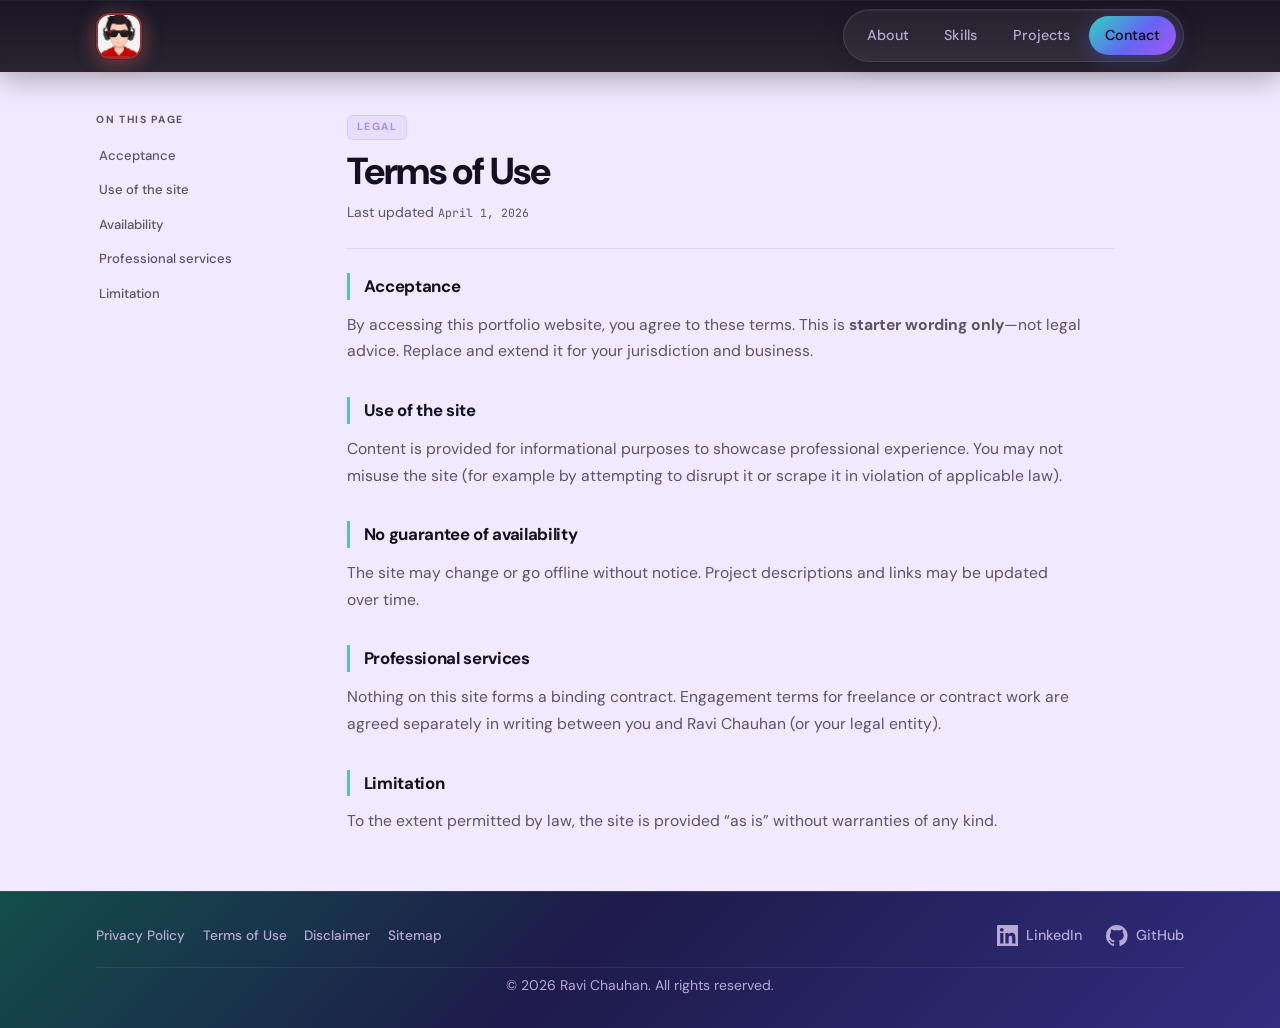
<file: terms.html>
<!DOCTYPE html>
<html lang="en">
  <head>
    <meta charset="UTF-8" />
    <meta name="viewport" content="width=device-width, initial-scale=1.0" />
    <title>Terms of Use | Ravi Chauhan</title>
    <link rel="icon" href="assets/favicon.svg" type="image/svg+xml" />
    <link rel="apple-touch-icon" href="assets/favicon.svg" />
    <link rel="preconnect" href="https://fonts.googleapis.com" />
    <link rel="preconnect" href="https://fonts.gstatic.com" crossorigin />
    <link
      href="https://fonts.googleapis.com/css2?family=DM+Sans:ital,opsz,wght@0,9..40,400;0,9..40,500;0,9..40,600;0,9..40,700;1,9..40,400&family=JetBrains+Mono:wght@400;500&display=swap"
      rel="stylesheet"
    />
    <link rel="stylesheet" href="css/style.css" />
  </head>
  <body class="page-legal">
    <a class="skip-link" href="#main">Skip to main content</a>

    <header class="site-header" id="top">
      <nav class="nav" aria-label="Primary">
        <a href="index.html" class="nav__brand" aria-label="Ravi Chauhan — Home">
          <img
            class="nav__logo"
            src="assets/images/logo-avatar.png"
            width="48"
            height="48"
            alt=""
            decoding="async"
          />
        </a>
        <button
          type="button"
          class="nav__toggle"
          aria-expanded="false"
          aria-controls="nav-menu"
          aria-label="Open menu"
        >
          <span class="nav__toggle-bar" aria-hidden="true"></span>
          <span class="nav__toggle-bar" aria-hidden="true"></span>
          <span class="nav__toggle-bar" aria-hidden="true"></span>
        </button>
        <ul class="nav__menu" id="nav-menu">
          <li><a href="index.html#about" class="nav__link">About</a></li>
          <li><a href="index.html#skills" class="nav__link">Skills</a></li>
          <li><a href="index.html#projects" class="nav__link">Projects</a></li>
          <li><a href="index.html#contact" class="nav__link nav__link--cta">Contact</a></li>
        </ul>
      </nav>
    </header>

    <main id="main">
      <div class="legal-container">
        <div class="legal-page">
          <aside class="legal-sidebar" aria-label="On this page">
            <p class="legal-sidebar__title">On this page</p>
            <nav class="legal-toc">
              <a href="#acceptance">Acceptance</a>
              <a href="#use-of-site">Use of the site</a>
              <a href="#availability">Availability</a>
              <a href="#professional-services">Professional services</a>
              <a href="#limitation">Limitation</a>
            </nav>
          </aside>

          <article class="legal-article" id="legal-content">
            <header class="legal-article__head">
              <span class="legal-badge">Legal</span>
              <h1>Terms of Use</h1>
              <p class="legal-meta">Last updated <time datetime="2026-04-01">April 1, 2026</time></p>
            </header>

            <section class="legal-section" id="acceptance">
              <h2>Acceptance</h2>
              <p>
                By accessing this portfolio website, you agree to these terms. This is
                <strong>starter wording only</strong>—not legal advice. Replace and extend it for your
                jurisdiction and business.
              </p>
            </section>

            <section class="legal-section" id="use-of-site">
              <h2>Use of the site</h2>
              <p>
                Content is provided for informational purposes to showcase professional experience. You
                may not misuse the site (for example by attempting to disrupt it or scrape it in violation
                of applicable law).
              </p>
            </section>

            <section class="legal-section" id="availability">
              <h2>No guarantee of availability</h2>
              <p>
                The site may change or go offline without notice. Project descriptions and links may be
                updated over time.
              </p>
            </section>

            <section class="legal-section" id="professional-services">
              <h2>Professional services</h2>
              <p>
                Nothing on this site forms a binding contract. Engagement terms for freelance or contract
                work are agreed separately in writing between you and Ravi Chauhan (or your legal
                entity).
              </p>
            </section>

            <section class="legal-section" id="limitation">
              <h2>Limitation</h2>
              <p>
                To the extent permitted by law, the site is provided “as is” without warranties of any
                kind.
              </p>
            </section>
          </article>
        </div>
      </div>
    </main>

    <footer class="footer section--dark">
      <div class="container footer__inner">
        <div class="footer__mid">
          <nav class="footer__legal" aria-label="Legal and site">
            <a href="privacy-policy.html" class="footer__legal-link">Privacy Policy</a>
            <a href="terms.html" class="footer__legal-link">Terms of Use</a>
            <a href="disclaimer.html" class="footer__legal-link">Disclaimer</a>
            <a href="sitemap.html" class="footer__legal-link">Sitemap</a>
          </nav>
          <div class="footer__social">
            <a
              href="https://www.linkedin.com/"
              class="footer__link footer__link--social"
              target="_blank"
              rel="noopener noreferrer"
            >
              <span class="footer__social-icon" aria-hidden="true">
                <svg viewBox="0 0 24 24" focusable="false">
                  <path
                    d="M20.447 20.452h-3.554v-5.569c0-1.328-.027-3.037-1.852-3.037-1.853 0-2.136 1.445-2.136 2.939v5.667H9.351V9h3.414v1.561h.046c.477-.9 1.637-1.85 3.37-1.85 3.601 0 4.267 2.37 4.267 5.455v6.286zM5.337 7.433c-1.144 0-2.063-.926-2.063-2.065 0-1.138.92-2.063 2.063-2.063 1.14 0 2.064.925 2.064 2.063 0 1.139-.925 2.065-2.064 2.065zm1.782 13.019H3.555V9h3.564v11.452zM22.225 0H1.771C.792 0 0 .774 0 1.729v20.542C0 23.227.792 24 1.771 24h20.451C23.2 24 24 23.227 24 22.271V1.729C24 .774 23.2 0 22.222 0h.003z"
                  />
                </svg>
              </span>
              <span>LinkedIn</span>
            </a>
            <a
              href="https://github.com/"
              class="footer__link footer__link--social"
              target="_blank"
              rel="noopener noreferrer"
            >
              <span class="footer__social-icon" aria-hidden="true">
                <svg viewBox="0 0 24 24" focusable="false">
                  <path
                    d="M12 0C5.37 0 0 5.37 0 12c0 5.31 3.435 9.795 8.205 11.385.6.105.825-.255.825-.57 0-.285-.015-1.23-.015-2.235-3.015.555-3.795-.735-4.035-1.41-.135-.345-.72-1.41-1.23-1.695-.42-.225-1.02-.78-.015-.795.945-.015 1.62.87 1.845 1.23 1.08 1.815 2.805 1.305 3.495.99.105-.78.42-1.305.765-1.605-2.67-.3-5.46-1.335-5.46-5.925 0-1.305.465-2.385 1.23-3.225-.12-.3-.54-1.53.12-3.18 0 0 1.005-.315 3.3 1.215.96-.27 1.98-.405 3-.405s2.04.135 3 .405c2.295-1.53 3.3-1.23 3.3-1.23.66 1.65.24 2.88.12 3.18.765.84 1.23 1.92 1.23 3.225 0 4.605-2.805 5.625-5.475 5.925.435.375.81 1.095.81 2.22 0 1.605-.015 2.895-.015 3.3 0 .315.225.69.825.57A12.02 12.02 0 0024 12c0-6.63-5.37-12-12-12z"
                  />
                </svg>
              </span>
              <span>GitHub</span>
            </a>
          </div>
        </div>
        <p class="footer__copy">
          &copy; <span id="year"></span> Ravi Chauhan. All rights reserved.
        </p>
      </div>
    </footer>

    <script src="js/script.js"></script>
  </body>
</html>
</file>
<file: css/style.css>
/* --------------------------------------------------------------------------
   Portfolio — Ravi Chauhan
   Design tokens, layout (Flexbox/Grid), dark/light contrast, responsive UI
   -------------------------------------------------------------------------- */

:root {
  /* Deep aurora base (violet / midnight) */
  --color-bg-dark: #0a0614;
  --color-bg-dark-elevated: #150d22;
  --color-text-on-dark: #f5f0ff;
  --color-text-muted-dark: #b9a8d4;

  /* Light surfaces — soft lavender tint */
  --color-bg-light: #faf8ff;
  --color-bg-muted: #f0e9ff;
  --color-text: #14101f;
  --color-text-muted: #5b5368;

  /* Accents: teal + violet + warm + nav red (matches avatar) */
  --color-accent: #2dd4bf;
  --color-accent-hover: #5eead4;
  --color-accent-violet: #a78bfa;
  --color-accent-magenta: #e879f9;
  --color-accent-warm: #fb923c;
  --color-nav-red: #ef4444;
  --color-nav-red-glow: rgba(239, 68, 68, 0.45);
  --color-accent-subtle: rgba(45, 212, 191, 0.14);
  --color-accent-violet-subtle: rgba(167, 139, 250, 0.18);

  /* Gradients */
  --gradient-hero: linear-gradient(135deg, #134e4a 0%, #1e1b4b 45%, #312e81 100%);
  --gradient-cta: linear-gradient(135deg, #2dd4bf 0%, #6366f1 55%, #a855f7 100%);
  --gradient-text: linear-gradient(105deg, #5eead4 0%, #a5b4fc 45%, #e879f9 100%);

  /* UI */
  --color-border: rgba(255, 255, 255, 0.1);
  --color-border-light: rgba(99, 79, 140, 0.15);
  --radius-sm: 6px;
  --radius-md: 12px;
  --radius-lg: 18px;
  --radius-xl: 24px;
  --shadow-sm: 0 2px 12px rgba(30, 10, 60, 0.06);
  --shadow-md: 0 16px 48px rgba(30, 10, 60, 0.12);
  --shadow-glow-teal: 0 0 60px rgba(45, 212, 191, 0.25);
  --shadow-glow-violet: 0 0 80px rgba(167, 139, 250, 0.2);
  --header-height: 4.5rem;
  --font-sans: "DM Sans", system-ui, sans-serif;
  --font-mono: "JetBrains Mono", ui-monospace, monospace;
  --transition: 0.22s ease;
  --max-width: 72rem;
}

*,
*::before,
*::after {
  box-sizing: border-box;
}

html {
  scroll-behavior: smooth;
}

@media (prefers-reduced-motion: reduce) {
  html {
    scroll-behavior: auto;
  }
  .reveal,
  .skill-card,
  .site-card,
  .btn {
    transition: none;
    animation: none;
  }
  .reveal.is-visible {
    opacity: 1;
    transform: none;
  }
}

body {
  margin: 0;
  font-family: var(--font-sans);
  font-size: 1rem;
  line-height: 1.6;
  color: var(--color-text);
  background: var(--color-bg-light);
}

/* Screen-reader-only captions */
.visually-hidden {
  position: absolute;
  width: 1px;
  height: 1px;
  padding: 0;
  margin: -1px;
  overflow: hidden;
  clip: rect(0, 0, 0, 0);
  white-space: nowrap;
  border: 0;
}

/* Skip link — visible on focus for accessibility */
.skip-link {
  position: absolute;
  top: -100%;
  left: 1rem;
  z-index: 200;
  padding: 0.75rem 1rem;
  background: var(--gradient-cta);
  color: #0a0614;
  font-weight: 600;
  border-radius: var(--radius-sm);
  text-decoration: none;
}

.skip-link:focus {
  top: 1rem;
}

.mono {
  font-family: var(--font-mono);
  font-size: 0.85em;
}

.container {
  width: 100%;
  max-width: var(--max-width);
  margin-inline: auto;
  padding-inline: 1.25rem;
}

@media (min-width: 768px) {
  .container {
    padding-inline: 2rem;
  }
}

/* ----- Sticky header / nav ----- */
.site-header {
  position: sticky;
  top: 0;
  z-index: 100;
  height: var(--header-height);
  background: linear-gradient(180deg, rgba(12, 6, 22, 0.94) 0%, rgba(10, 6, 20, 0.88) 100%);
  backdrop-filter: blur(16px);
  -webkit-backdrop-filter: blur(16px);
  border-bottom: 1px solid rgba(239, 68, 68, 0.15);
  box-shadow: 0 4px 32px rgba(0, 0, 0, 0.35), 0 1px 0 rgba(45, 212, 191, 0.08) inset;
}

.nav {
  display: flex;
  align-items: center;
  justify-content: space-between;
  max-width: var(--max-width);
  margin-inline: auto;
  padding: 0 1.25rem;
  height: 100%;
}

@media (min-width: 768px) {
  .nav {
    padding-inline: 2rem;
  }
}

/* Logo lockup — avatar replaces wordmark */
.nav__brand {
  display: flex;
  align-items: center;
  justify-content: center;
  text-decoration: none;
  border-radius: var(--radius-md);
  transition: transform var(--transition), box-shadow var(--transition);
}

.nav__brand:hover {
  transform: scale(1.04);
}

.nav__brand:focus-visible {
  outline: 2px solid var(--color-nav-red);
  outline-offset: 3px;
}

.nav__logo {
  width: 46px;
  height: 46px;
  border-radius: 14px;
  object-fit: cover;
  border: 2px solid rgba(239, 68, 68, 0.55);
  box-shadow: 0 0 0 1px rgba(0, 0, 0, 0.2), 0 4px 20px var(--color-nav-red-glow),
    0 0 28px rgba(45, 212, 191, 0.12);
  transition: border-color var(--transition), box-shadow var(--transition), transform var(--transition);
}

.nav__brand:hover .nav__logo {
  border-color: rgba(248, 113, 113, 0.9);
  box-shadow: 0 0 0 1px rgba(239, 68, 68, 0.3), 0 6px 28px var(--color-nav-red-glow),
    0 0 36px rgba(45, 212, 191, 0.2);
}

.nav__toggle {
  display: flex;
  flex-direction: column;
  justify-content: center;
  gap: 5px;
  width: 2.5rem;
  height: 2.5rem;
  padding: 0;
  border: none;
  background: transparent;
  cursor: pointer;
}

.nav__toggle-bar {
  display: block;
  width: 100%;
  height: 2px;
  background: var(--color-text-on-dark);
  border-radius: 1px;
  transition: transform var(--transition), opacity var(--transition);
}

/* Hamburger → X when open */
.nav__toggle[aria-expanded="true"] .nav__toggle-bar:nth-child(1) {
  transform: translateY(7px) rotate(45deg);
}

.nav__toggle[aria-expanded="true"] .nav__toggle-bar:nth-child(2) {
  opacity: 0;
}

.nav__toggle[aria-expanded="true"] .nav__toggle-bar:nth-child(3) {
  transform: translateY(-7px) rotate(-45deg);
}

@media (min-width: 768px) {
  .nav__toggle {
    display: none;
  }
}

.nav__menu {
  list-style: none;
  margin: 0;
  padding: 0;
  display: flex;
  flex-direction: column;
  gap: 0.25rem;
  position: absolute;
  top: var(--header-height);
  left: 0;
  right: 0;
  background: linear-gradient(180deg, var(--color-bg-dark-elevated) 0%, rgba(10, 6, 20, 0.98) 100%);
  border-bottom: 1px solid rgba(239, 68, 68, 0.12);
  padding: 1rem 1.25rem 1.35rem;
  border-radius: 0 0 var(--radius-lg) var(--radius-lg);
  box-shadow: 0 16px 40px rgba(0, 0, 0, 0.35);
  transform: translateY(-100%);
  opacity: 0;
  visibility: hidden;
  transition: transform var(--transition), opacity var(--transition), visibility var(--transition);
}

.nav__menu.is-open {
  transform: translateY(0);
  opacity: 1;
  visibility: visible;
}

@media (min-width: 768px) {
  .nav__menu {
    position: static;
    flex-direction: row;
    align-items: center;
    gap: 0.2rem;
    padding: 0.35rem 0.45rem;
    background: rgba(255, 255, 255, 0.05);
    border: 1px solid rgba(255, 255, 255, 0.1);
    border-radius: 999px;
    box-shadow: 0 4px 24px rgba(0, 0, 0, 0.2), inset 0 1px 0 rgba(255, 255, 255, 0.06);
    transform: none;
    opacity: 1;
    visibility: visible;
  }
}

.nav__link {
  display: block;
  padding: 0.65rem 0.85rem;
  color: var(--color-text-muted-dark);
  text-decoration: none;
  font-weight: 500;
  font-size: 0.95rem;
  border-radius: 999px;
  transition: color var(--transition), background var(--transition), box-shadow var(--transition);
}

.nav__link:hover {
  color: var(--color-text-on-dark);
  background: rgba(255, 255, 255, 0.08);
}

@media (min-width: 768px) {
  .nav__link {
    padding: 0.5rem 1rem;
    font-size: 0.9rem;
  }
}

/* Active section highlight (set via JS) */
.nav__link.is-active {
  color: var(--color-accent-hover);
  background: var(--color-accent-subtle);
  box-shadow: inset 0 0 0 1px rgba(45, 212, 191, 0.25);
}

.nav__link--cta {
  color: #0a0614;
  background: var(--gradient-cta);
  box-shadow: 0 4px 20px rgba(99, 102, 241, 0.35);
}

.nav__link--cta:hover {
  filter: brightness(1.08);
  color: #0a0614;
  box-shadow: 0 6px 28px rgba(45, 212, 191, 0.35);
}

.nav__link--cta.is-active {
  color: #0a0614;
  filter: brightness(1.05);
}

/* ----- Sections ----- */
.section {
  padding-block: clamp(3.5rem, 8vw, 6rem);
}

.section--dark {
  background-color: var(--color-bg-dark);
  background-image: var(--gradient-hero);
  background-size: cover;
  color: var(--color-text-on-dark);
}

.section--light {
  background: var(--color-bg-light);
  color: var(--color-text);
}

.section--muted {
  background: var(--color-bg-muted);
  color: var(--color-text);
}

.section__header {
  max-width: 40rem;
  margin-bottom: 2.5rem;
}

.section__label {
  display: inline-block;
  font-size: 0.75rem;
  font-weight: 600;
  text-transform: uppercase;
  letter-spacing: 0.12em;
  color: var(--color-accent);
  margin-bottom: 0.5rem;
}

.section--dark .section__label {
  color: var(--color-accent);
  text-shadow: 0 0 24px rgba(45, 212, 191, 0.35);
}

.section__title {
  margin: 0 0 0.75rem;
  font-size: clamp(1.65rem, 4vw, 2.25rem);
  font-weight: 700;
  letter-spacing: -0.03em;
  line-height: 1.2;
}

.section__lead {
  margin: 0;
  color: var(--color-text-muted);
  font-size: 1.05rem;
}

.section--dark .section__lead {
  color: var(--color-text-muted-dark);
}

/* ----- Hero ----- */
.hero {
  position: relative;
  min-height: min(92vh, 800px);
  display: flex;
  align-items: center;
  padding-block: clamp(4rem, 10vw, 6.5rem);
  overflow: hidden;
}

/* Subtle film grain for depth */
.hero__noise {
  position: absolute;
  inset: 0;
  z-index: 0;
  opacity: 0.04;
  pointer-events: none;
  background-image: url("data:image/svg+xml,%3Csvg viewBox='0 0 256 256' xmlns='http://www.w3.org/2000/svg'%3E%3Cfilter id='n'%3E%3CfeTurbulence type='fractalNoise' baseFrequency='0.85' numOctaves='4' stitchTiles='stitch'/%3E%3C/filter%3E%3Crect width='100%25' height='100%25' filter='url(%23n)'/%3E%3C/svg%3E");
}

.hero__grid {
  position: relative;
  z-index: 2;
  display: grid;
  gap: clamp(2rem, 5vw, 3.5rem);
  align-items: center;
}

@media (min-width: 900px) {
  .hero__grid {
    grid-template-columns: minmax(0, 1.05fr) minmax(0, 1fr);
    gap: 2.5rem 3rem;
  }
}

.hero__copy {
  position: relative;
  z-index: 1;
}

.hero__gradient {
  position: absolute;
  inset: 0;
  z-index: 1;
  background: radial-gradient(ellipse 90% 70% at 85% 15%, rgba(232, 121, 249, 0.18), transparent 55%),
    radial-gradient(ellipse 70% 50% at 10% 90%, rgba(45, 212, 191, 0.12), transparent 50%),
    radial-gradient(ellipse 50% 40% at 50% 50%, rgba(99, 102, 241, 0.1), transparent 60%);
  pointer-events: none;
}

.hero__eyebrow {
  margin: 0 0 0.75rem;
  font-size: 0.8rem;
  font-weight: 600;
  color: var(--color-accent-warm);
  letter-spacing: 0.14em;
  text-transform: uppercase;
}

.hero__title {
  margin: 0 0 0.5rem;
  font-size: clamp(2.5rem, 6vw, 3.85rem);
  font-weight: 700;
  letter-spacing: -0.04em;
  line-height: 1.05;
}

.hero__title-line {
  display: inline-block;
  background: var(--gradient-text);
  -webkit-background-clip: text;
  background-clip: text;
  color: transparent;
  filter: drop-shadow(0 0 40px rgba(94, 234, 212, 0.25));
}

.hero__subtitle {
  margin: 0 0 1rem;
  font-size: clamp(1.1rem, 2.5vw, 1.35rem);
  font-weight: 500;
  color: var(--color-text-muted-dark);
}

.hero__tagline {
  margin: 0 0 2rem;
  max-width: 32rem;
  font-size: 1.125rem;
  color: var(--color-text-muted-dark);
  line-height: 1.65;
}

.hero__actions {
  display: flex;
  flex-wrap: wrap;
  gap: 0.75rem;
}

/* AI hero artwork frame */
.hero__visual-wrap {
  position: relative;
  justify-self: center;
  width: 100%;
  max-width: 520px;
}

@media (min-width: 900px) {
  .hero__visual-wrap {
    justify-self: end;
    max-width: none;
  }
}

.hero__visual {
  position: relative;
  z-index: 1;
  margin: 0;
  border-radius: var(--radius-xl);
  overflow: hidden;
  border: 1px solid rgba(255, 255, 255, 0.12);
  box-shadow: var(--shadow-md), var(--shadow-glow-teal), var(--shadow-glow-violet);
  background: linear-gradient(145deg, rgba(167, 139, 250, 0.15), rgba(45, 212, 191, 0.08));
}

.hero__visual img {
  display: block;
  width: 100%;
  height: auto;
  vertical-align: middle;
  transition: transform 0.5s ease;
}

.hero__visual:hover img {
  transform: scale(1.03);
}

.hero__visual-glow {
  position: absolute;
  inset: -20%;
  z-index: 0;
  background: radial-gradient(circle at 50% 50%, rgba(167, 139, 250, 0.35), transparent 55%);
  filter: blur(40px);
  pointer-events: none;
  opacity: 0.85;
}

@media (prefers-reduced-motion: reduce) {
  .hero__visual:hover img {
    transform: none;
  }
}

/* ----- Buttons ----- */
.btn {
  display: inline-flex;
  align-items: center;
  justify-content: center;
  padding: 0.7rem 1.35rem;
  font-family: inherit;
  font-size: 0.95rem;
  font-weight: 600;
  text-decoration: none;
  border: none;
  border-radius: var(--radius-md);
  cursor: pointer;
  transition: background var(--transition), color var(--transition), transform var(--transition),
    box-shadow var(--transition);
}

.btn--primary {
  background: var(--gradient-cta);
  color: #0a0614;
  box-shadow: 0 4px 24px rgba(99, 102, 241, 0.4);
}

.btn--primary:hover {
  filter: brightness(1.07);
  transform: translateY(-2px);
  box-shadow: 0 10px 36px rgba(45, 212, 191, 0.35), 0 6px 24px rgba(99, 102, 241, 0.35);
}

.btn--ghost {
  background: transparent;
  color: var(--color-text-on-dark);
  border: 1px solid var(--color-border);
}

.section--light .btn--ghost {
  color: var(--color-text);
  border-color: var(--color-border-light);
}

.btn--ghost:hover {
  background: rgba(255, 255, 255, 0.08);
  border-color: rgba(255, 255, 255, 0.2);
}

.section--light .btn--ghost:hover {
  background: rgba(26, 29, 36, 0.06);
}

.btn--lg {
  padding: 0.85rem 1.75rem;
  font-size: 1rem;
}

.btn--block {
  width: 100%;
}

/* ----- About ----- */
.about__content p {
  margin: 0 0 1.25rem;
  font-size: 1.05rem;
  color: var(--color-text-muted);
  max-width: 42rem;
}

.about__content p:last-child {
  margin-bottom: 0;
}

.about__content strong {
  color: var(--color-text);
  font-weight: 600;
}

/* ----- Skills grid ----- */
.skills__grid {
  display: grid;
  grid-template-columns: 1fr;
  gap: 1.25rem;
}

@media (min-width: 600px) {
  .skills__grid {
    grid-template-columns: repeat(2, 1fr);
  }
}

@media (min-width: 900px) {
  .skills__grid {
    grid-template-columns: repeat(4, 1fr);
  }
}

.skill-card {
  background: linear-gradient(160deg, #ffffff 0%, #faf5ff 100%);
  border: 1px solid var(--color-border-light);
  border-radius: var(--radius-lg);
  padding: 1.5rem 1.35rem;
  box-shadow: var(--shadow-sm);
  transition: transform var(--transition), box-shadow var(--transition), border-color var(--transition);
}

.skill-card:hover {
  transform: translateY(-5px);
  box-shadow: var(--shadow-md), 0 0 0 1px rgba(167, 139, 250, 0.2);
  border-color: rgba(45, 212, 191, 0.35);
}

.skill-card__title {
  margin: 0 0 1rem;
  font-size: 1rem;
  font-weight: 700;
  color: var(--color-text);
}

.skill-card__list {
  margin: 0;
  padding: 0;
  list-style: none;
}

/* Skill rows with inline SVG / icon badges */
.skill-card__list--icons li {
  display: flex;
  align-items: center;
  gap: 0.75rem;
  margin-bottom: 0.85rem;
  padding: 0;
  font-size: 0.95rem;
  font-weight: 500;
  color: var(--color-text-muted);
}

.skill-card__list--icons li:last-child {
  margin-bottom: 0;
}

.skill-icon {
  flex-shrink: 0;
  display: flex;
  align-items: center;
  justify-content: center;
  width: 40px;
  height: 40px;
  border-radius: var(--radius-md);
  background: rgba(255, 255, 255, 0.9);
  border: 1px solid var(--color-border-light);
  box-shadow: var(--shadow-sm);
}

.skill-icon svg {
  display: block;
}

/* ----- Projects: compact centered cards + local AI artwork ----- */
.projects__grid {
  display: grid;
  grid-template-columns: repeat(auto-fit, minmax(252px, 288px));
  justify-content: center;
  gap: 1.25rem 1.35rem;
  width: 100%;
}

.site-card {
  display: flex;
  flex-direction: column;
  width: 100%;
  max-width: 288px;
  margin-inline: auto;
  background: #fff;
  border: 1px solid var(--color-border-light);
  border-radius: var(--radius-md);
  overflow: hidden;
  box-shadow: var(--shadow-sm);
  transition: transform var(--transition), box-shadow var(--transition), border-color var(--transition);
}

.site-card:hover {
  transform: translateY(-4px);
  box-shadow: var(--shadow-md), 0 0 0 1px rgba(239, 68, 68, 0.1), 0 12px 32px rgba(99, 102, 241, 0.08);
  border-color: rgba(167, 139, 250, 0.35);
}

/* Small AI / artwork thumbnail */
.site-card__preview {
  position: relative;
  aspect-ratio: 4 / 3;
  max-height: 108px;
  background: linear-gradient(145deg, #ede9fe 0%, #e0e7ff 100%);
  border-bottom: 1px solid rgba(26, 16, 40, 0.06);
}

.site-card__preview img {
  width: 100%;
  height: 100%;
  object-fit: cover;
  object-position: center;
  display: block;
}

/* Fake browser chrome — tighter for small cards */
.site-card__chrome {
  display: flex;
  align-items: center;
  gap: 0.45rem;
  padding: 0.45rem 0.55rem;
  background: linear-gradient(180deg, #f1f0f5 0%, #e8e6ef 100%);
  border-bottom: 1px solid rgba(26, 16, 40, 0.08);
}

.site-card__dots {
  display: flex;
  gap: 5px;
  flex-shrink: 0;
}

.site-card__dots span {
  width: 7px;
  height: 7px;
  border-radius: 50%;
  background: #d1ced9;
}

.site-card__dots span:nth-child(1) {
  background: #ff5f57;
}
.site-card__dots span:nth-child(2) {
  background: #febc2e;
}
.site-card__dots span:nth-child(3) {
  background: #28c840;
}

.site-card__url-bar {
  flex: 1;
  display: flex;
  align-items: center;
  gap: 0.25rem;
  min-width: 0;
  padding: 0.25rem 0.45rem;
  background: #fff;
  border-radius: 4px;
  border: 1px solid rgba(26, 16, 40, 0.08);
  font-size: 0.62rem;
  color: var(--color-text-muted);
}

.site-card__lock {
  flex-shrink: 0;
  color: #22c55e;
  display: flex;
  align-items: center;
}

.site-card__lock svg {
  width: 11px;
  height: 11px;
}

.site-card__url {
  font-family: var(--font-mono);
  font-size: 0.58rem;
  overflow: hidden;
  text-overflow: ellipsis;
  white-space: nowrap;
}

.site-card__body {
  display: flex;
  flex-direction: column;
  flex: 1;
  padding: 0.85rem 0.9rem 1rem;
  background: linear-gradient(165deg, #fff 0%, #faf8ff 100%);
}

.site-card__name {
  margin: 0 0 0.35rem;
  font-size: 1.05rem;
  font-weight: 800;
  letter-spacing: -0.03em;
  color: var(--color-text);
}

.site-card__desc {
  flex: 1;
  margin: 0 0 0.75rem;
  font-size: 0.78rem;
  color: var(--color-text-muted);
  line-height: 1.45;
  display: -webkit-box;
  -webkit-line-clamp: 4;
  -webkit-box-orient: vertical;
  overflow: hidden;
}

.site-card__tags {
  display: flex;
  flex-wrap: wrap;
  gap: 0.3rem;
  margin: 0 0 0.75rem;
  padding: 0;
  list-style: none;
}

/* Tech pills — each tech gets its own hover color */
.site-card__tag {
  padding: 0.22rem 0.45rem;
  font-size: 0.65rem;
  font-weight: 600;
  font-family: var(--font-mono);
  color: var(--color-text-muted);
  background: rgba(167, 139, 250, 0.1);
  border-radius: 6px;
  border: 1px solid rgba(167, 139, 250, 0.22);
  transition: background var(--transition), color var(--transition), border-color var(--transition),
    transform var(--transition), box-shadow var(--transition);
}

.site-card__tag:hover {
  transform: translateY(-2px);
  box-shadow: 0 4px 12px rgba(0, 0, 0, 0.12);
}

@media (prefers-reduced-motion: reduce) {
  .site-card__tag:hover {
    transform: none;
  }
}

.site-card__tag--nextjs:hover {
  background: #000;
  color: #fff;
  border-color: #000;
}

.site-card__tag--strapi:hover {
  background: #8e75ff;
  color: #fff;
  border-color: #7c3aed;
}

.site-card__tag--azure:hover {
  background: #0078d4;
  color: #fff;
  border-color: #006cbd;
}

.site-card__tag--laravel:hover {
  background: #ff2d20;
  color: #fff;
  border-color: #dc2626;
}

.site-card__tag--php:hover {
  background: #777bb4;
  color: #fff;
  border-color: #5a5f9a;
}

.site-card__tag--mysql:hover {
  background: #00758f;
  color: #fff;
  border-color: #005a6e;
}

.site-card__visit {
  display: inline-flex;
  align-items: center;
  gap: 0.3rem;
  align-self: flex-start;
  font-weight: 700;
  font-size: 0.8rem;
  text-decoration: none;
  color: var(--color-nav-red);
  transition: color var(--transition), gap var(--transition);
}

.site-card__visit:hover {
  color: #dc2626;
  gap: 0.55rem;
}

.site-card__visit-arrow {
  transition: transform var(--transition);
}

.site-card__visit:hover .site-card__visit-arrow {
  transform: translateX(4px);
}

/* ----- CTA band ----- */
.cta-band__inner {
  text-align: center;
  max-width: 38rem;
  margin-inline: auto;
}

.cta-band__title {
  margin: 0 0 1rem;
  font-size: clamp(1.5rem, 3.5vw, 2rem);
  font-weight: 700;
  letter-spacing: -0.02em;
  line-height: 1.25;
}

.cta-band__text {
  margin: 0 0 1.75rem;
  font-size: 1.1rem;
  color: var(--color-text-muted-dark);
  line-height: 1.65;
}

/* ----- Contact: full container width; intro + form side-by-side on tablet+ ----- */
.contact.section--light {
  background: var(--color-bg-muted);
}

.contact__inner {
  width: 100%;
  max-width: var(--max-width);
  margin-inline: auto;
  display: grid;
  gap: 1.75rem;
  align-items: start;
}

/* Mobile: stacked, heading centered */
.contact__intro {
  text-align: center;
  margin-bottom: 0;
}

.contact__intro .section__label,
.contact__intro .section__title,
.contact__intro .section__lead {
  margin-left: auto;
  margin-right: auto;
}

.contact__intro-text {
  max-width: 36rem;
  margin-bottom: 0;
}

@media (min-width: 768px) {
  .contact__inner {
    grid-template-columns: minmax(0, 1fr) minmax(0, 1.2fr);
    gap: clamp(2rem, 4vw, 3.75rem);
  }

  .contact__intro {
    text-align: left;
    position: sticky;
    top: calc(var(--header-height) + 1rem);
  }

  .contact__intro .section__label,
  .contact__intro .section__title,
  .contact__intro .section__lead {
    margin-left: 0;
    margin-right: 0;
  }

  .contact__intro-text {
    max-width: 22rem;
  }
}

@media (min-width: 1100px) {
  .contact__inner {
    grid-template-columns: minmax(0, 0.9fr) minmax(0, 1.25fr);
    gap: clamp(2.5rem, 5vw, 4.5rem);
  }
}

.contact-panel {
  width: 100%;
  min-width: 0;
  background: #fff;
  border: 1px solid rgba(20, 16, 31, 0.08);
  border-radius: var(--radius-lg);
  padding: 1.35rem 1.25rem 1.4rem;
  box-shadow: 0 1px 3px rgba(20, 16, 31, 0.04);
}

@media (min-width: 480px) {
  .contact-panel {
    padding: 1.5rem 1.5rem 1.55rem;
  }
}

.contact-form {
  display: flex;
  flex-direction: column;
  gap: 0;
}

/* One vertical stack—no fieldsets, no inner dividers */
.contact-form__fields {
  display: flex;
  flex-direction: column;
  gap: 1rem;
}

.form__row {
  display: grid;
  gap: 1rem;
}

@media (min-width: 520px) {
  .form__row--2 {
    grid-template-columns: 1fr 1fr;
  }
}

.form__group {
  display: flex;
  flex-direction: column;
  gap: 0.35rem;
  min-width: 0;
}

.contact-form__footer {
  margin-top: 1.25rem;
  display: flex;
  flex-direction: column;
  gap: 0.65rem;
}

.contact-form__privacy {
  margin: 0;
  font-size: 0.8125rem;
  line-height: 1.4;
  color: var(--color-text-muted);
  text-align: center;
}

@media (min-width: 768px) {
  .contact-form__privacy {
    text-align: left;
  }
}

.contact-form__privacy a {
  color: var(--color-text-muted);
  font-weight: 500;
  text-decoration: underline;
  text-decoration-color: rgba(91, 83, 104, 0.35);
  text-underline-offset: 2px;
}

.contact-form__privacy a:hover {
  color: var(--color-accent-violet);
  text-decoration-color: currentColor;
}

.form-success--panel {
  margin-top: 0;
  border-radius: var(--radius-md);
}

.contact-panel .form-success--panel:not([hidden]) {
  animation: form-success-in 0.35s ease;
}

@keyframes form-success-in {
  from {
    opacity: 0;
    transform: translateY(6px);
  }
  to {
    opacity: 1;
    transform: translateY(0);
  }
}

@media (prefers-reduced-motion: reduce) {
  .contact-panel .form-success--panel:not([hidden]) {
    animation: none;
  }
}

.form__group label {
  font-size: 0.8125rem;
  font-weight: 500;
  color: var(--color-text-muted);
  letter-spacing: 0.01em;
}

.form__group input,
.form__group textarea {
  font-family: inherit;
  font-size: 1rem;
  padding: 0.65rem 0.8rem;
  border: 1px solid #e4e2ea;
  border-radius: var(--radius-sm);
  background: #fafafc;
  color: var(--color-text);
  transition: border-color var(--transition), background var(--transition), box-shadow var(--transition);
}

.form__group input:hover,
.form__group textarea:hover {
  border-color: #d8d5e0;
}

.form__group textarea {
  resize: vertical;
  min-height: 5.5rem;
  line-height: 1.55;
}

.form__group input::placeholder,
.form__group textarea::placeholder {
  color: #9ca3af;
}

.form__group input:focus,
.form__group textarea:focus {
  outline: none;
  border-color: var(--color-accent-violet);
  background: #fff;
  box-shadow: 0 0 0 2px var(--color-accent-violet-subtle);
}

.form__group input.invalid,
.form__group textarea.invalid {
  border-color: #dc2626;
}

.form__error {
  margin: 0;
  font-size: 0.75rem;
  line-height: 1.3;
  color: #dc2626;
}

.form__error:empty {
  display: none;
}

.form__error:not(:empty) {
  display: block;
  margin-top: 0.2rem;
}

.form-success {
  padding: 1.5rem;
  background: #f0fdf9;
  border: 1px solid rgba(45, 212, 191, 0.35);
  border-radius: var(--radius-md);
  color: #065f46;
}

.form-success__title {
  margin: 0 0 0.5rem;
  font-size: 1.25rem;
  font-weight: 700;
}

.form-success p {
  margin: 0 0 1.25rem;
  line-height: 1.6;
}

/* ----- Footer ----- */
.footer {
  padding-block: 2rem;
  border-top: 1px solid var(--color-border);
}

.footer__inner {
  display: flex;
  flex-direction: column;
  align-items: center;
  gap: 1.25rem;
  text-align: center;
}

.footer__mid {
  display: flex;
  flex-direction: column;
  align-items: center;
  gap: 1.1rem;
  width: 100%;
}

@media (min-width: 640px) {
  .footer__mid {
    flex-direction: row;
    flex-wrap: wrap;
    justify-content: space-between;
    align-items: center;
    text-align: left;
  }
}

.footer__legal {
  display: flex;
  flex-wrap: wrap;
  justify-content: center;
  align-items: center;
  gap: 0.45rem 1.1rem;
}

@media (min-width: 640px) {
  .footer__legal {
    justify-content: flex-start;
  }
}

.footer__legal-link {
  font-size: 0.85rem;
  font-weight: 500;
  color: var(--color-text-muted-dark);
  text-decoration: none;
  transition: color var(--transition);
}

.footer__legal-link:hover {
  color: var(--color-accent);
}

.footer__social {
  display: flex;
  flex-wrap: wrap;
  gap: 1rem 1.5rem;
  justify-content: center;
  align-items: center;
}

.footer__link {
  color: var(--color-text-muted-dark);
  text-decoration: none;
  font-weight: 500;
  transition: color var(--transition);
}

.footer__link:hover {
  color: var(--color-accent);
}

/* Social links: brand SVG + text */
.footer__link--social {
  display: inline-flex;
  align-items: center;
  gap: 0.5rem;
  font-size: 0.9rem;
}

.footer__social-icon {
  display: flex;
  align-items: center;
  justify-content: center;
  flex-shrink: 0;
  width: 1.35rem;
  height: 1.35rem;
  color: inherit;
}

.footer__social-icon svg {
  width: 100%;
  height: 100%;
  display: block;
  fill: currentColor;
}


.footer__copy {
  margin: 0;
  padding-top: 0.35rem;
  border-top: 1px solid rgba(255, 255, 255, 0.08);
  width: 100%;
  font-size: 0.875rem;
  color: var(--color-text-muted-dark);
}

/* ----- Scroll reveal ----- */
.reveal {
  opacity: 0;
  transform: translateY(18px);
  transition: opacity 0.55s ease, transform 0.55s ease;
}

.reveal.is-visible {
  opacity: 1;
  transform: translateY(0);
}

.reveal--delay-1 {
  transition-delay: 0.06s;
}
.reveal--delay-2 {
  transition-delay: 0.12s;
}
.reveal--delay-3 {
  transition-delay: 0.18s;
}
.reveal--delay-4 {
  transition-delay: 0.24s;
}

/* ----- Legal / policy pages: same header/footer as index; content layout only ----- */
.page-legal #main {
  background: var(--color-bg-muted);
  min-height: 60vh;
}

.legal-container {
  width: 100%;
  max-width: var(--max-width);
  margin-inline: auto;
  padding: 0 1.25rem;
}

@media (min-width: 768px) {
  .legal-container {
    padding-inline: 2rem;
  }
}

.legal-page {
  display: grid;
  gap: 1.75rem;
  padding: 2rem 0 3.5rem;
  align-items: start;
}

@media (min-width: 900px) {
  .legal-page {
    grid-template-columns: 12.5rem minmax(0, 1fr);
    gap: clamp(2rem, 4vw, 3.5rem);
    padding-top: 2.5rem;
  }
}

/* Wide variant (sitemap): no sidebar column */
.legal-page--wide {
  grid-template-columns: 1fr;
  max-width: none;
}

.legal-sidebar {
  padding-bottom: 0.5rem;
  border-bottom: 1px solid rgba(20, 16, 31, 0.08);
}

@media (min-width: 900px) {
  .legal-sidebar {
    padding-bottom: 0;
    border-bottom: none;
    position: sticky;
    top: calc(var(--header-height) + 1.25rem);
  }
}

.legal-sidebar__title {
  margin: 0 0 0.65rem;
  font-size: 0.65rem;
  font-weight: 700;
  text-transform: uppercase;
  letter-spacing: 0.16em;
  color: var(--color-text-muted);
}

.legal-toc {
  display: flex;
  flex-direction: row;
  flex-wrap: wrap;
  gap: 0.4rem;
}

@media (min-width: 900px) {
  .legal-toc {
    flex-direction: column;
    flex-wrap: nowrap;
    gap: 0.15rem;
  }
}

.legal-toc a {
  font-size: 0.82rem;
  font-weight: 500;
  color: var(--color-text-muted);
  text-decoration: none;
  padding: 0.35rem 0;
  border-left: 3px solid transparent;
  padding-left: 0.65rem;
  margin-left: -0.65rem;
  transition: color var(--transition), border-color var(--transition);
}

@media (max-width: 899px) {
  .legal-toc a {
    border-left: none;
    padding: 0.35rem 0.65rem;
    margin-left: 0;
    background: #fff;
    border: 1px solid rgba(20, 16, 31, 0.08);
    border-radius: var(--radius-sm);
  }
}

.legal-toc a:hover {
  color: var(--color-accent-violet);
  border-left-color: var(--color-accent);
}

@media (max-width: 899px) {
  .legal-toc a:hover {
    border-color: rgba(167, 139, 250, 0.35);
  }
}

/* Main article — left-aligned prose, not centered block */
.legal-article {
  min-width: 0;
  text-align: left;
  max-width: 48rem;
}

.legal-page--wide .legal-article {
  max-width: none;
}

.legal-article__head {
  margin-bottom: 1.5rem;
  padding-bottom: 1.5rem;
  border-bottom: 1px solid rgba(20, 16, 31, 0.08);
}

.legal-lead {
  margin: 0 0 2rem;
  font-size: 1.02rem;
  line-height: 1.7;
  color: var(--color-text-muted);
  max-width: 46rem;
}

.legal-lead strong {
  color: var(--color-text);
  font-weight: 600;
}

.legal-badge {
  display: inline-block;
  margin-bottom: 0.65rem;
  padding: 0.2rem 0.55rem;
  font-size: 0.65rem;
  font-weight: 700;
  text-transform: uppercase;
  letter-spacing: 0.14em;
  color: var(--color-accent-violet);
  background: rgba(167, 139, 250, 0.12);
  border-radius: var(--radius-sm);
  border: 1px solid rgba(167, 139, 250, 0.22);
}

.legal-article h1 {
  margin: 0 0 0.5rem;
  font-size: clamp(1.75rem, 4vw, 2.35rem);
  font-weight: 800;
  letter-spacing: -0.035em;
  line-height: 1.15;
  color: var(--color-text);
}

.legal-meta {
  margin: 0;
  font-size: 0.875rem;
  color: var(--color-text-muted);
}

.legal-meta time {
  font-family: var(--font-mono);
  font-size: 0.82em;
}

.legal-section {
  margin-bottom: 2rem;
  scroll-margin-top: calc(var(--header-height) + 1rem);
}

.legal-section:last-of-type {
  margin-bottom: 0;
}

.legal-section h2 {
  margin: 0 0 0.75rem;
  padding-left: 0.85rem;
  border-left: 3px solid var(--color-accent);
  font-size: 1.05rem;
  font-weight: 700;
  letter-spacing: -0.02em;
  color: var(--color-text);
}

.legal-section p {
  margin: 0 0 1rem;
  font-size: 0.98rem;
  line-height: 1.7;
  color: var(--color-text-muted);
  max-width: 46rem;
}

.legal-section p:last-child {
  margin-bottom: 0;
}

.legal-section a {
  color: var(--color-accent-violet);
  font-weight: 600;
  text-decoration: underline;
  text-decoration-color: rgba(167, 139, 250, 0.35);
  text-underline-offset: 2px;
}

.legal-section a:hover {
  color: #6d28d9;
  text-decoration-color: currentColor;
}

/* Sitemap cards */
.legal-sitemap-intro {
  margin: 0 0 1.75rem;
  font-size: 1rem;
  line-height: 1.65;
  color: var(--color-text-muted);
  max-width: 40rem;
}

.legal-sitemap-grid {
  display: grid;
  gap: 1.25rem;
}

@media (min-width: 640px) {
  .legal-sitemap-grid {
    grid-template-columns: repeat(2, minmax(0, 1fr));
  }
}

.legal-sitemap-card {
  display: flex;
  flex-direction: column;
  padding: 1.35rem 1.25rem;
  background: #fff;
  border: 1px solid rgba(20, 16, 31, 0.08);
  border-radius: var(--radius-lg);
  box-shadow: 0 2px 12px rgba(20, 16, 31, 0.04);
  transition: border-color var(--transition), box-shadow var(--transition);
}

.legal-sitemap-card:hover {
  border-color: rgba(167, 139, 250, 0.25);
  box-shadow: 0 8px 28px rgba(99, 102, 241, 0.08);
}

.legal-sitemap-card__label {
  margin: 0 0 0.85rem;
  font-size: 0.65rem;
  font-weight: 700;
  text-transform: uppercase;
  letter-spacing: 0.14em;
  color: var(--color-nav-red);
}

.legal-sitemap-card__title {
  margin: 0 0 1rem;
  font-size: 1.15rem;
  font-weight: 700;
  color: var(--color-text);
  letter-spacing: -0.02em;
}

.legal-sitemap-list {
  list-style: none;
  margin: 0;
  padding: 0;
  display: flex;
  flex-direction: column;
  gap: 0.5rem;
}

.legal-sitemap-list a {
  display: inline-flex;
  align-items: center;
  gap: 0.4rem;
  font-size: 0.92rem;
  font-weight: 500;
  color: var(--color-text-muted);
  text-decoration: none;
  transition: color var(--transition), transform var(--transition);
}

.legal-sitemap-list a::before {
  content: "";
  width: 6px;
  height: 6px;
  border-radius: 50%;
  background: linear-gradient(135deg, var(--color-accent), var(--color-accent-violet));
  flex-shrink: 0;
  opacity: 0.85;
}

.legal-sitemap-list a:hover {
  color: var(--color-accent-violet);
  transform: translateX(3px);
}
</file>
